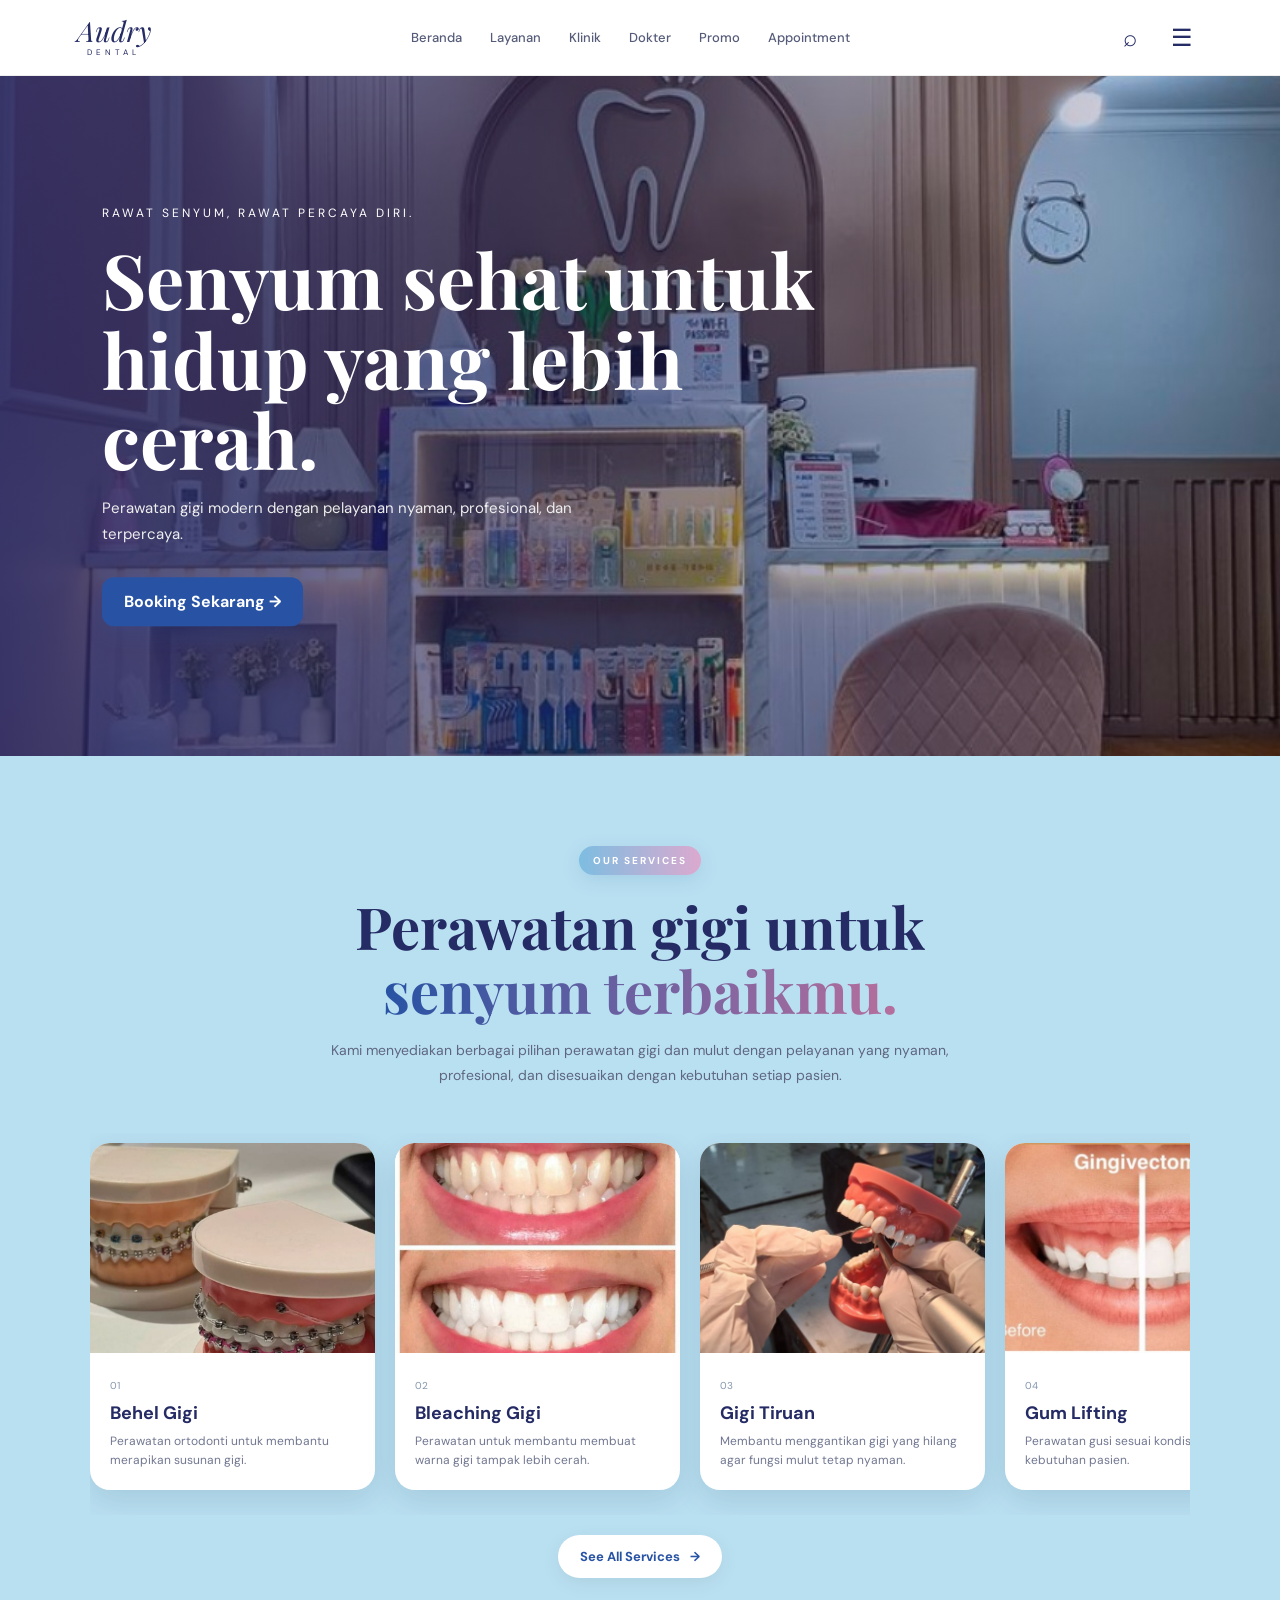
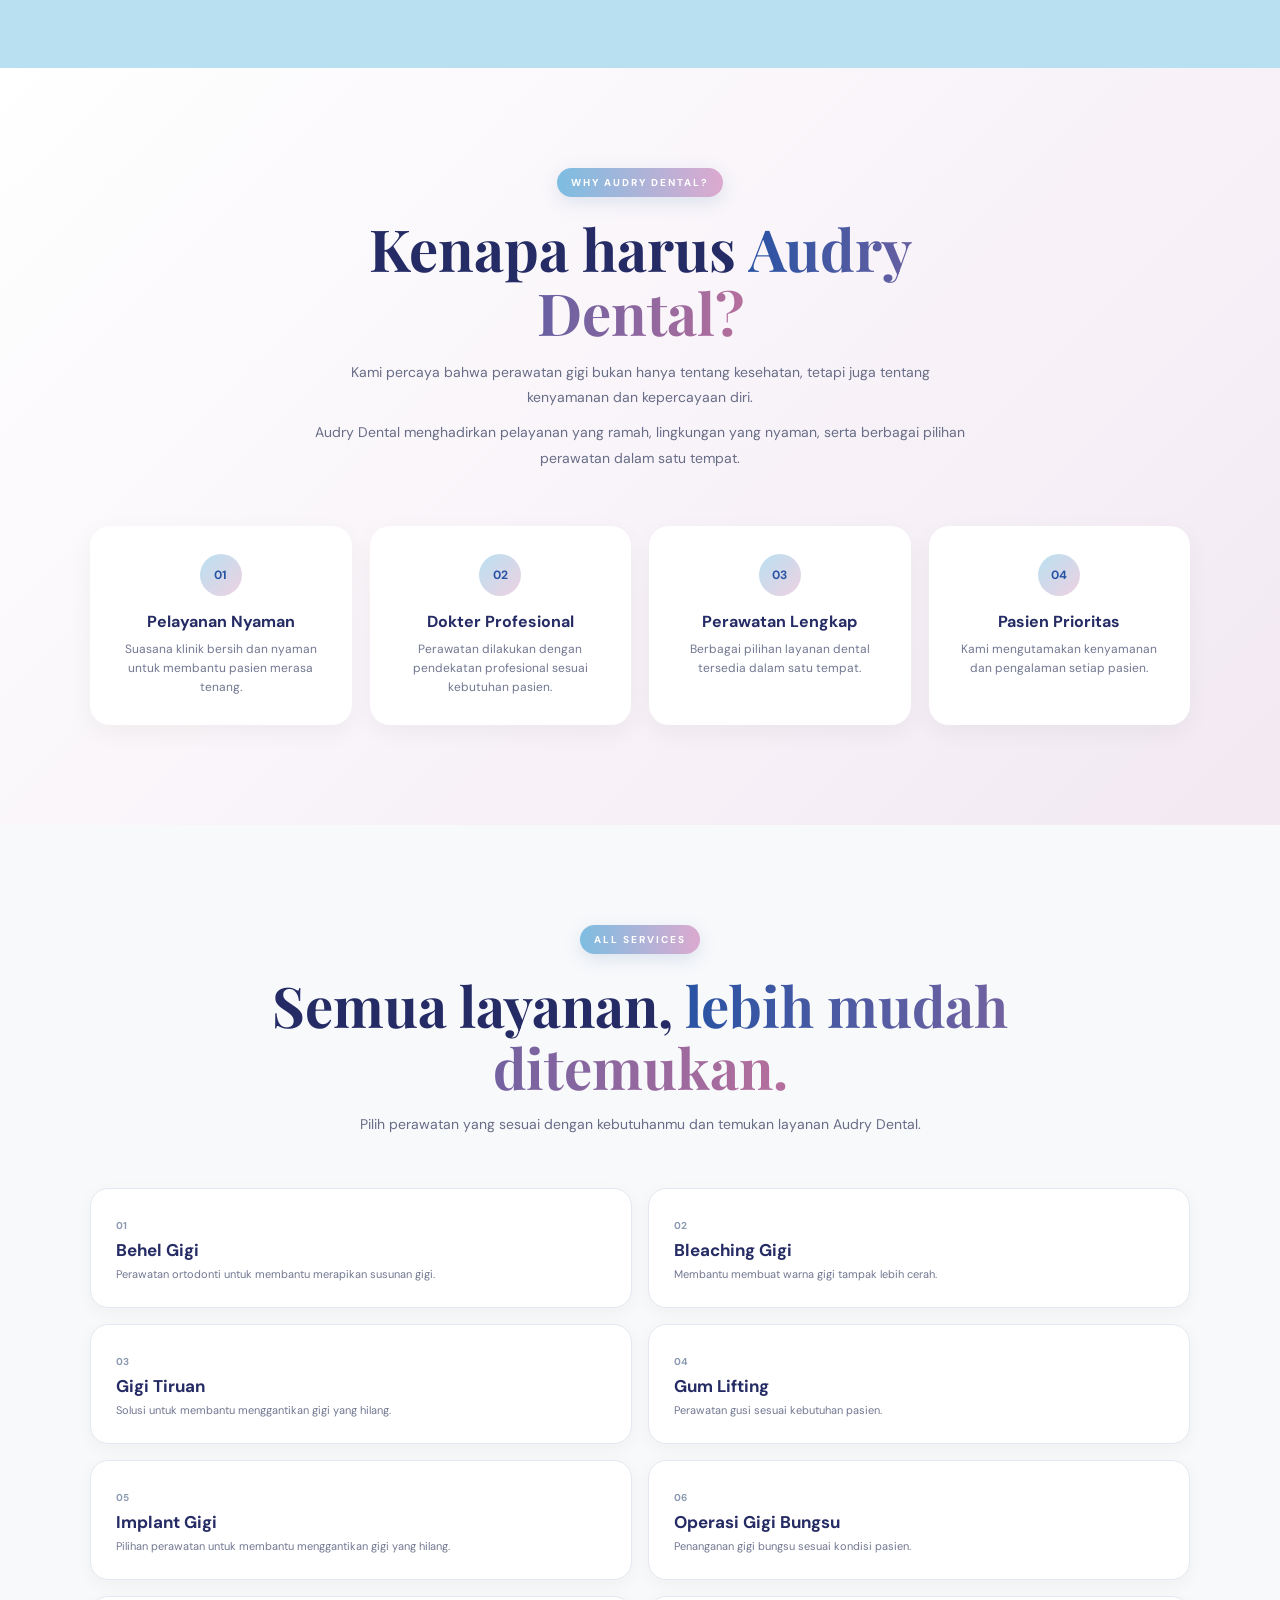
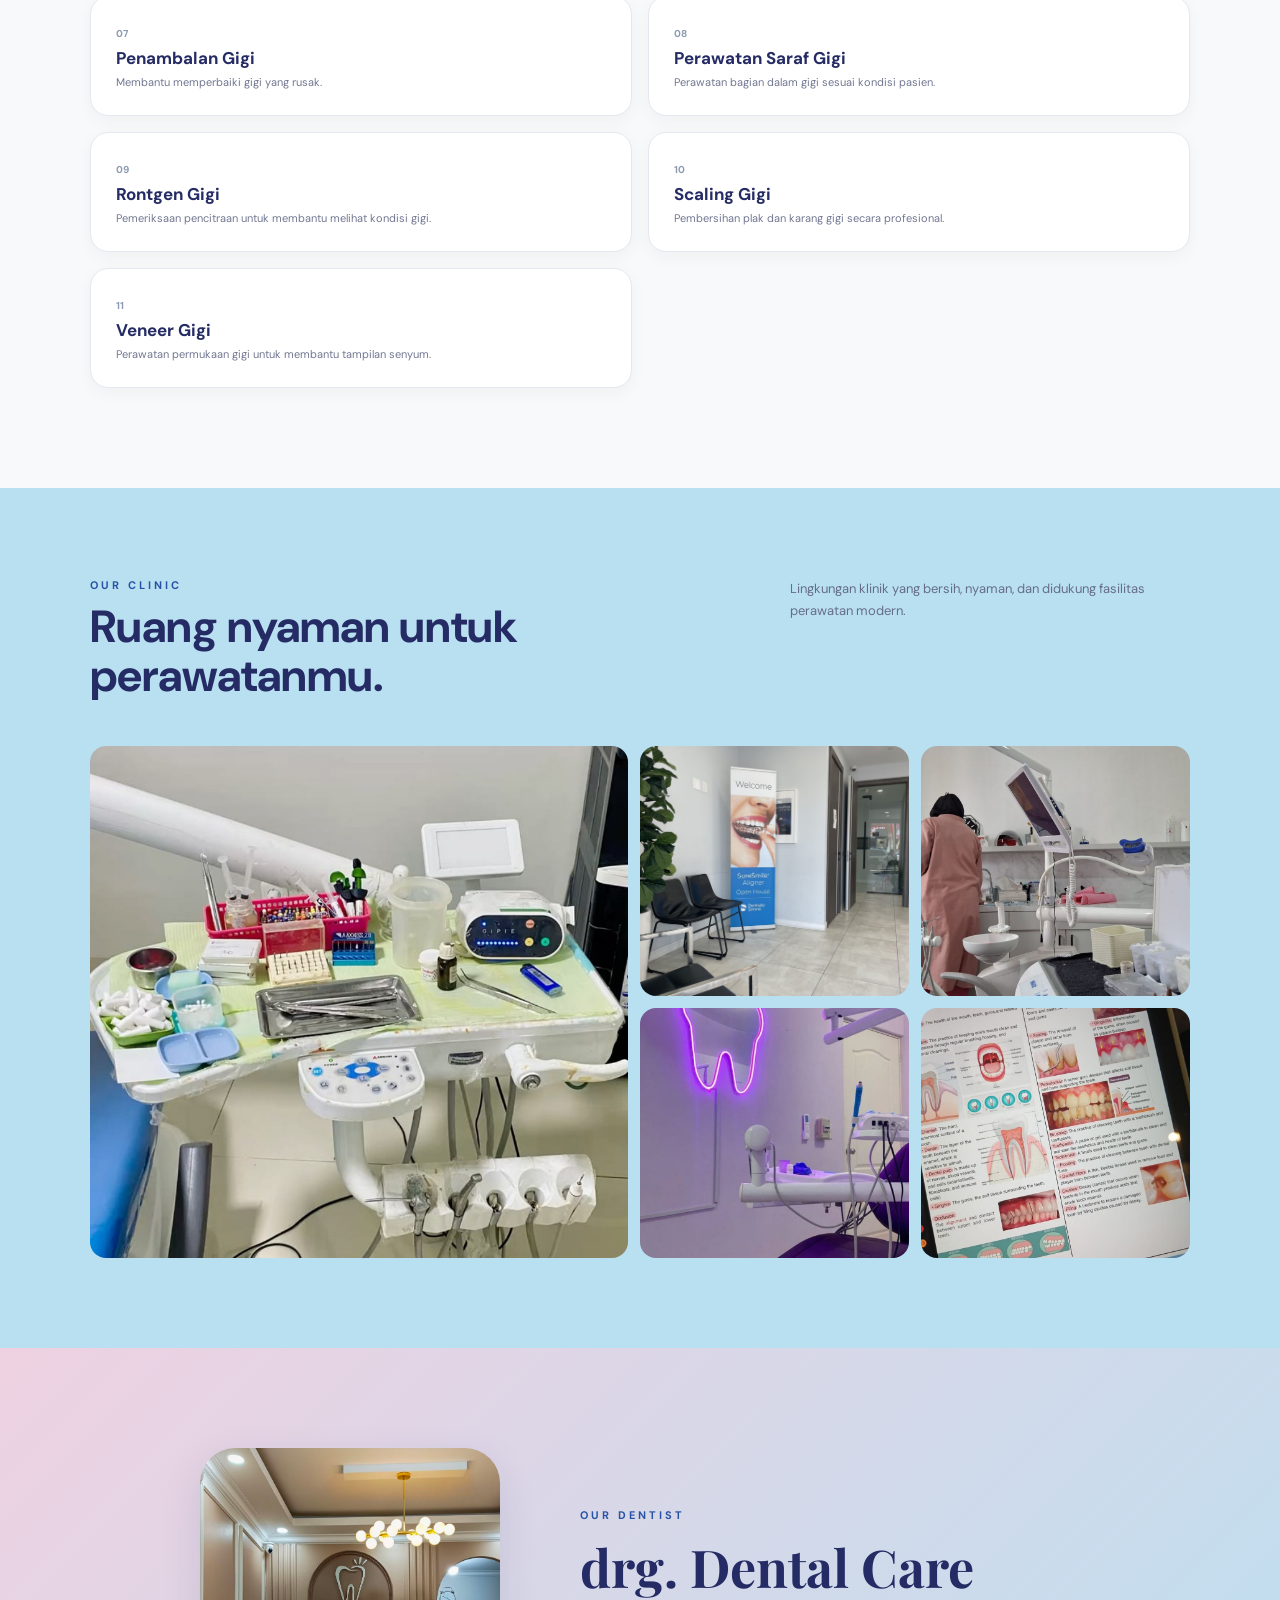
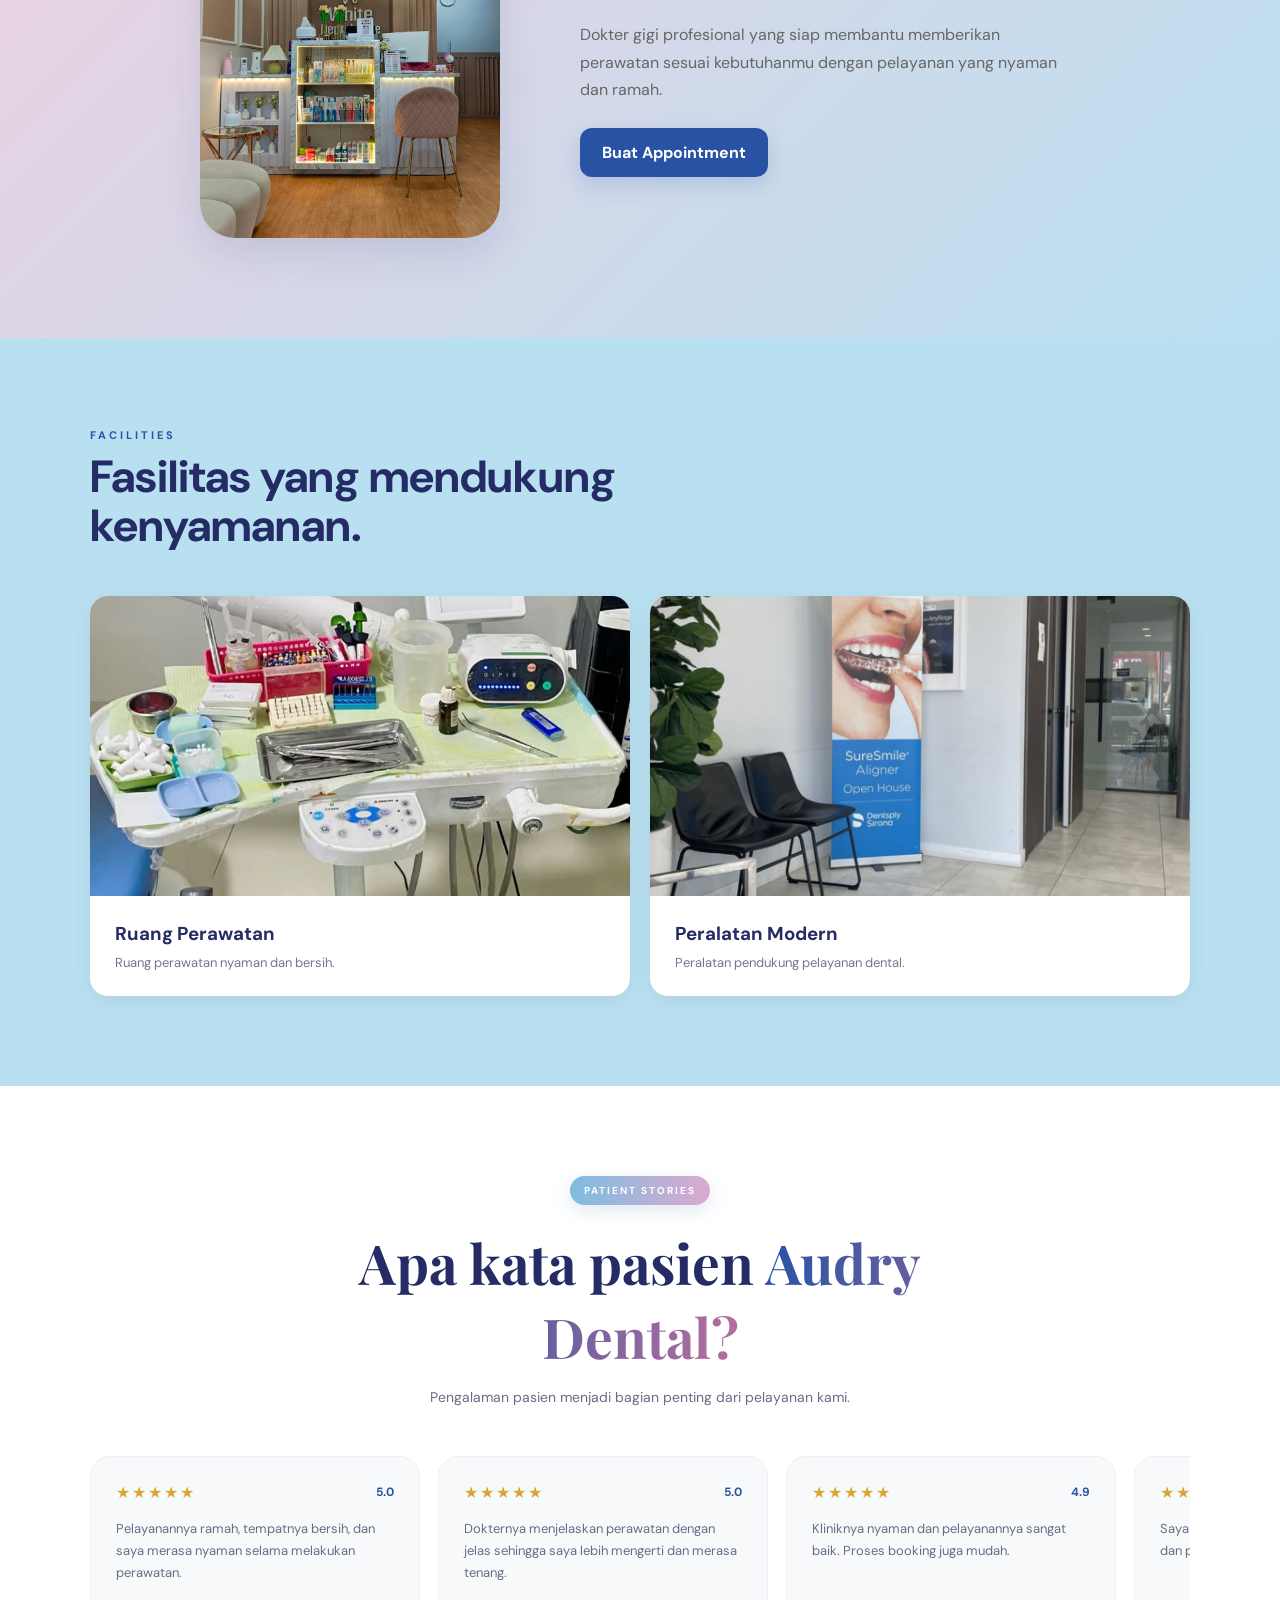
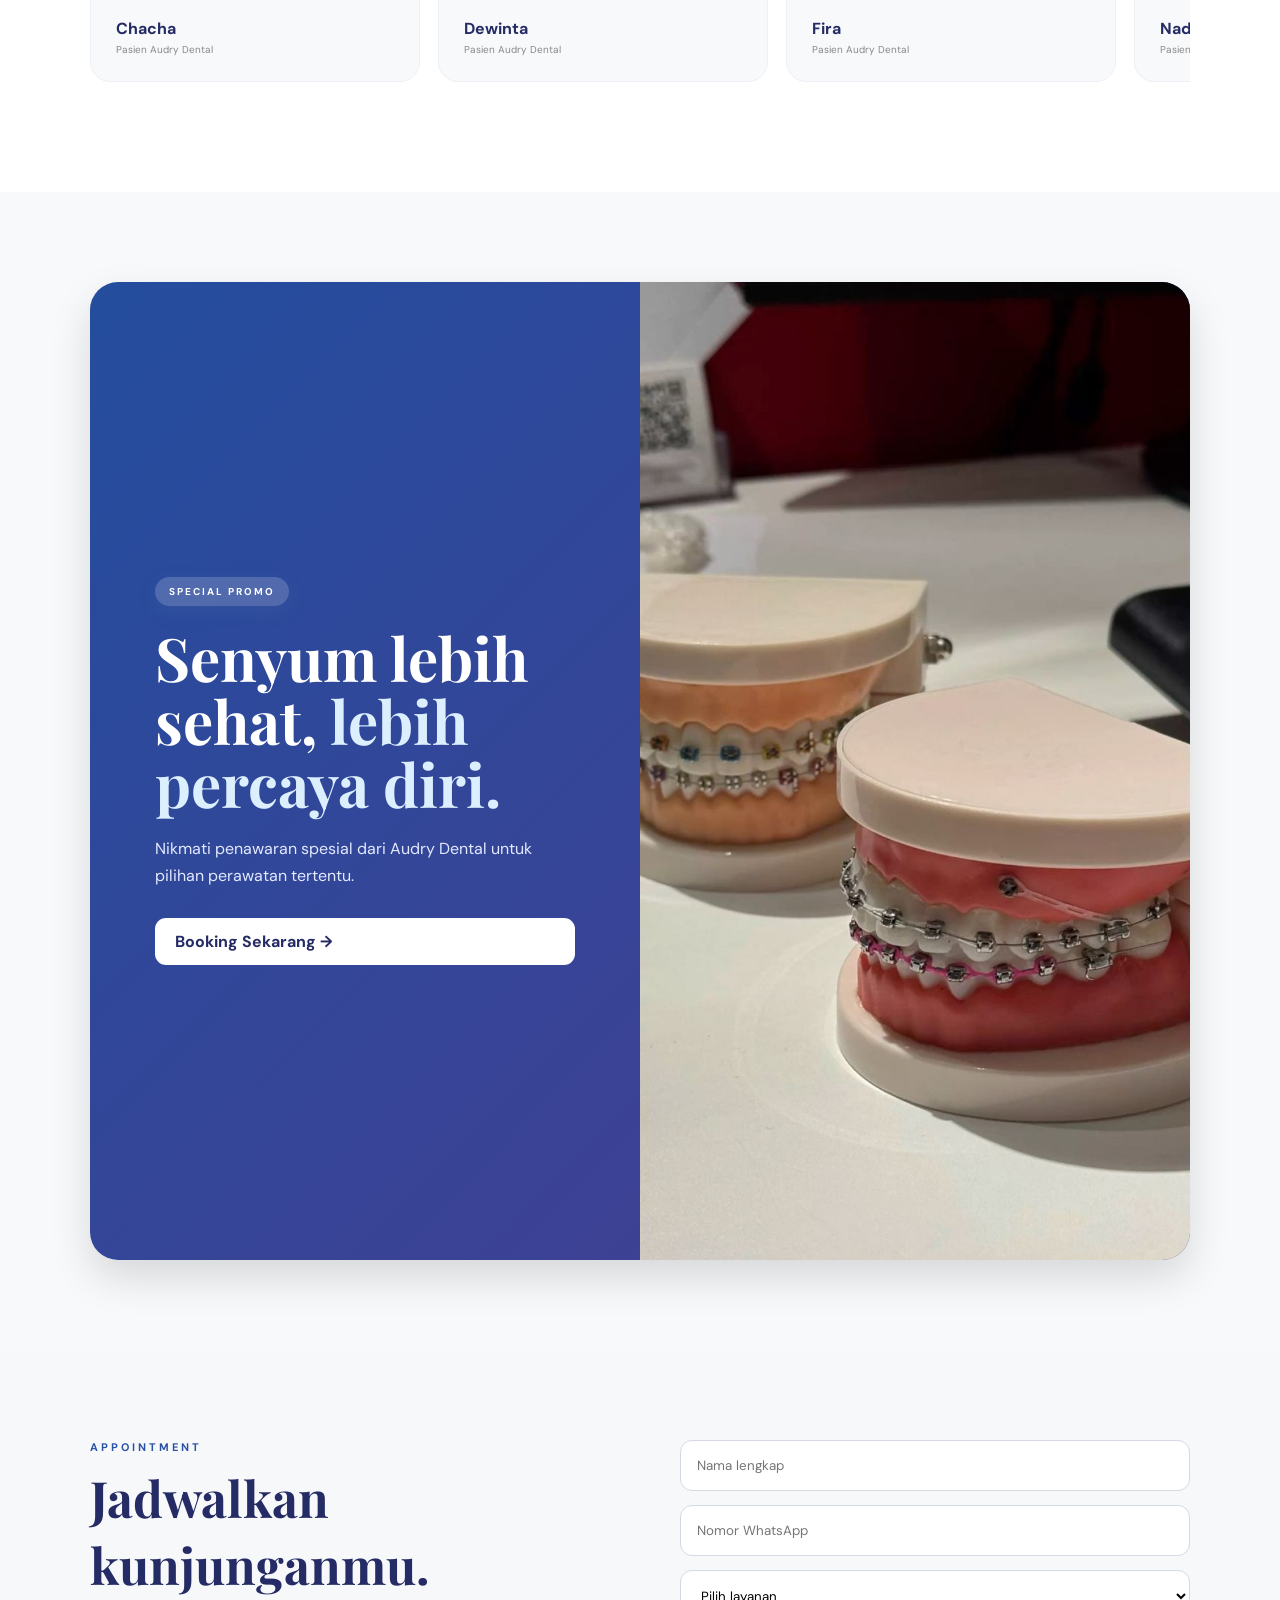
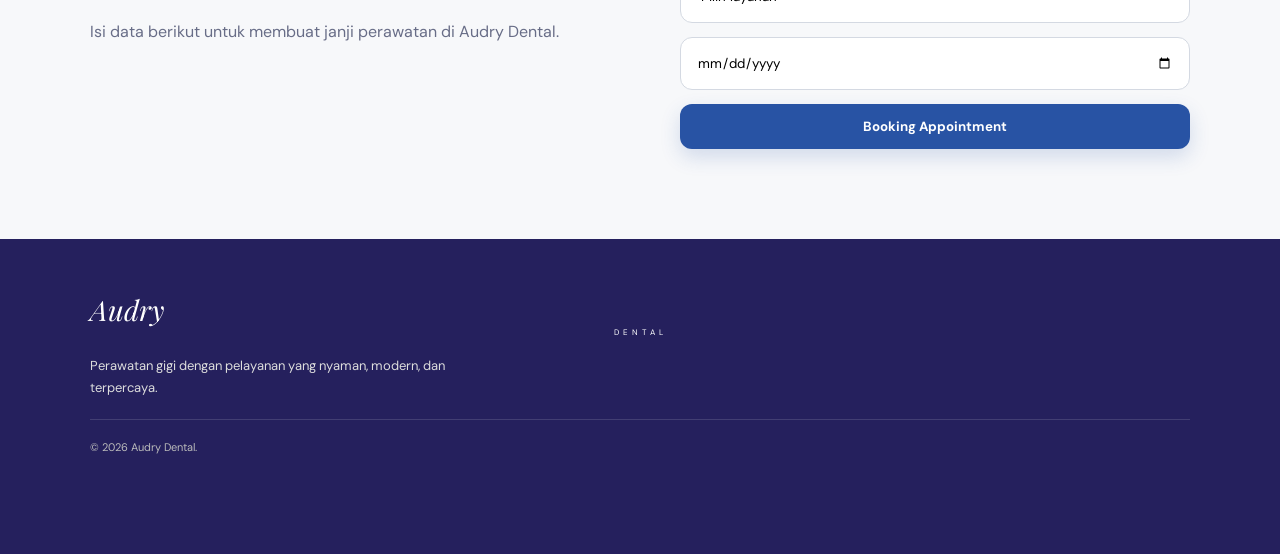
<file: index.html>
<!DOCTYPE html>
<html lang="id">

<head>

    <meta charset="UTF-8">

    <meta
        name="viewport"
        content="width=device-width, initial-scale=1.0"
    >

    <title>Audry Dental</title>


    <!-- GOOGLE FONTS -->

    <link
        href="https://fonts.googleapis.com/css2?family=DM+Sans:wght@400;500;700&family=Playfair+Display:ital,wght@1,500&display=swap"
        rel="stylesheet"
    >


    <!-- CSS -->

    <link
        rel="stylesheet"
        href="style.css"
    >

</head>


<body>


<!-- =====================================================
     HEADER
===================================================== -->

<header class="header">

    <div class="logo">
        Audry
        <span>DENTAL</span>
    </div>


    <nav class="desktop-nav">

        <a href="#home">Beranda</a>

        <a href="#services">Layanan</a>

        <a href="#clinic">Klinik</a>

        <a href="#doctor">Dokter</a>

        <a href="#promo">Promo</a>

        <a href="appointment.html">Appointment</a>

    </nav>


    <div class="header-actions">

        <!-- SEARCH -->

        <button
            type="button"
            onclick="openSearch()"
            aria-label="Cari"
        >
            ⌕
        </button>


        <!-- MENU -->

        <button
            type="button"
            class="menu-button"
            onclick="openMenu()"
            aria-label="Menu"
        >
            ☰
        </button>

    </div>

</header>



<!-- =====================================================
     MOBILE MENU
===================================================== -->

<div
    class="mobile-menu"
    id="mobileMenu"
>

    <div class="mobile-menu-header">

        <div class="logo">
            Audry
            <span>DENTAL</span>
        </div>


        <button
            type="button"
            onclick="closeMenu()"
            aria-label="Tutup menu"
        >
            ×
        </button>

    </div>


    <a
        href="#home"
        onclick="closeMenu()"
    >
        Beranda
    </a>


    <a
        href="#services"
        onclick="closeMenu()"
    >
        Layanan
    </a>


    <a
        href="#clinic"
        onclick="closeMenu()"
    >
        Klinik
    </a>


    <a
        href="#doctor"
        onclick="closeMenu()"
    >
        Dokter
    </a>


    <a
        href="#promo"
        onclick="closeMenu()"
    >
        Promo
    </a>


    <a
        href="appointment.html"
        onclick="closeMenu()"
    >
        Appointment
    </a>

</div>



<!-- =====================================================
     SEARCH
===================================================== -->

<div
    class="search-box"
    id="searchBox"
>

    <div class="search-content">

        <button
            type="button"
            class="close-button"
            onclick="closeSearch()"
            aria-label="Tutup pencarian"
        >
            ×
        </button>


        <h2>
            Cari Layanan
        </h2>


        <input
            type="text"
            id="searchInput"
            placeholder="Contoh: scaling..."
            oninput="findService()"
        >


        <div id="searchResult">
            Ketik nama layanan yang ingin dicari.
        </div>

    </div>

</div>



<main>


<!-- =====================================================
     HERO
===================================================== -->

<section
    class="hero"
    id="home"
>

    <img
        src="images/clinic-9.jpg"
        alt="Audry Dental"
    >


    <div class="hero-overlay"></div>


    <div class="hero-content">

        <p>
            RAWAT SENYUM, RAWAT PERCAYA DIRI.
        </p>


        <h1>
            Senyum sehat untuk hidup yang lebih cerah.
        </h1>


        <p class="hero-description">
            Perawatan gigi modern dengan pelayanan
            nyaman, profesional, dan terpercaya.
        </p>


        <a
            href="appointment.html"
            class="btn-primary"
        >
            Booking Sekarang →
        </a>

    </div>

</section>



<!-- =====================================================
     OUR SERVICES
===================================================== -->

<section
    class="section services-section"
    id="services"
>


    <div class="services-intro">

        <span class="gradient-label">
            OUR SERVICES
        </span>


        <h2>
            Perawatan gigi untuk
            <span>senyum terbaikmu.</span>
        </h2>


        <p>
            Kami menyediakan berbagai pilihan perawatan
            gigi dan mulut dengan pelayanan yang nyaman,
            profesional, dan disesuaikan dengan kebutuhan
            setiap pasien.
        </p>

    </div>



    <!-- SERVICE SLIDER -->

    <div class="service-slider">


        <article class="service-card">

            <img
                src="images/clinic-1.jpg"
                alt="Behel Gigi"
            >

            <div class="service-card-content">

                <small>01</small>

                <h3>
                    Behel Gigi
                </h3>

                <p>
                    Perawatan ortodonti untuk membantu
                    merapikan susunan gigi.
                </p>

            </div>

        </article>



        <article class="service-card">

            <img
                src="images/3.jpg"
                alt="Bleaching Gigi"
            >

            <div class="service-card-content">

                <small>02</small>

                <h3>
                    Bleaching Gigi
                </h3>

                <p>
                    Perawatan untuk membantu membuat
                    warna gigi tampak lebih cerah.
                </p>

            </div>

        </article>



        <article class="service-card">

            <img
                src="images/clinic-3.jpg"
                alt="Gigi Tiruan"
            >

            <div class="service-card-content">

                <small>03</small>

                <h3>
                    Gigi Tiruan
                </h3>

                <p>
                    Membantu menggantikan gigi yang hilang
                    agar fungsi mulut tetap nyaman.
                </p>

            </div>

        </article>



        <article class="service-card">

            <img
                src="images/2.jpg"
                alt="Gum Lifting"
            >

            <div class="service-card-content">

                <small>04</small>

                <h3>
                    Gum Lifting
                </h3>

                <p>
                    Perawatan gusi sesuai kondisi
                    dan kebutuhan pasien.
                </p>

            </div>

        </article>



        <article class="service-card">

            <img
                src="images/4.jpg"
                alt="Implant Gigi"
            >

            <div class="service-card-content">

                <small>05</small>

                <h3>
                    Implant Gigi
                </h3>

                <p>
                    Pilihan perawatan untuk membantu
                    menggantikan gigi yang hilang.
                </p>

            </div>

        </article>



        <article class="service-card">

            <img
                src="images/6.jpg"
                alt="Operasi Gigi Bungsu"
            >

            <div class="service-card-content">

                <small>06</small>

                <h3>
                    Operasi Gigi Bungsu
                </h3>

                <p>
                    Penanganan gigi bungsu sesuai
                    kondisi dan kebutuhan pasien.
                </p>

            </div>

        </article>



        <article class="service-card">

            <img
                src="images/7.jpg"
                alt="Penambalan Gigi"
            >

            <div class="service-card-content">

                <small>07</small>

                <h3>
                    Penambalan Gigi
                </h3>

                <p>
                    Membantu memperbaiki gigi yang
                    mengalami kerusakan.
                </p>

            </div>

        </article>



        <article class="service-card">

            <img
                src="images/6.jpg"
                alt="Perawatan Saraf Gigi"
            >

            <div class="service-card-content">

                <small>08</small>

                <h3>
                    Perawatan Saraf Gigi
                </h3>

                <p>
                    Perawatan bagian dalam gigi
                    sesuai kondisi pasien.
                </p>

            </div>

        </article>



        <article class="service-card">

            <img
                src="images/5.jpg"
                alt="Rontgen Gigi"
            >

            <div class="service-card-content">

                <small>09</small>

                <h3>
                    Rontgen Gigi
                </h3>

                <p>
                    Pemeriksaan pencitraan untuk membantu
                    melihat kondisi gigi.
                </p>

            </div>

        </article>



        <article class="service-card">

            <img
                src="images/7.jpg"
                alt="Scaling Gigi"
            >

            <div class="service-card-content">

                <small>10</small>

                <h3>
                    Scaling Gigi
                </h3>

                <p>
                    Membersihkan plak dan karang gigi
                    secara profesional.
                </p>

            </div>

        </article>



        <article class="service-card">

            <img
                src="images/3.jpg"
                alt="Veneer Gigi"
            >

            <div class="service-card-content">

                <small>11</small>

                <h3>
                    Veneer Gigi
                </h3>

                <p>
                    Perawatan permukaan gigi untuk membantu
                    tampilan senyum.
                </p>

            </div>

        </article>


    </div>



    <div class="see-all-services">

        <a href="#all-services">
            See All Services
            <span>→</span>
        </a>

    </div>


</section>



<!-- =====================================================
     WHY AUDRY DENTAL
===================================================== -->

<section class="why-section">

    <div class="why-content">

        <span class="gradient-label">
            WHY AUDRY DENTAL?
        </span>


        <h2>
            Kenapa harus
            <span>Audry Dental?</span>
        </h2>


        <p>
            Kami percaya bahwa perawatan gigi bukan hanya
            tentang kesehatan, tetapi juga tentang kenyamanan
            dan kepercayaan diri.
        </p>


        <p>
            Audry Dental menghadirkan pelayanan yang ramah,
            lingkungan yang nyaman, serta berbagai pilihan
            perawatan dalam satu tempat.
        </p>

    </div>



    <div class="why-grid">

        <div class="why-card">

            <strong>01</strong>

            <h3>
                Pelayanan Nyaman
            </h3>

            <p>
                Suasana klinik bersih dan nyaman
                untuk membantu pasien merasa tenang.
            </p>

        </div>



        <div class="why-card">

            <strong>02</strong>

            <h3>
                Dokter Profesional
            </h3>

            <p>
                Perawatan dilakukan dengan pendekatan
                profesional sesuai kebutuhan pasien.
            </p>

        </div>



        <div class="why-card">

            <strong>03</strong>

            <h3>
                Perawatan Lengkap
            </h3>

            <p>
                Berbagai pilihan layanan dental
                tersedia dalam satu tempat.
            </p>

        </div>



        <div class="why-card">

            <strong>04</strong>

            <h3>
                Pasien Prioritas
            </h3>

            <p>
                Kami mengutamakan kenyamanan dan
                pengalaman setiap pasien.
            </p>

        </div>

    </div>

</section>



<!-- =====================================================
     ALL SERVICES
===================================================== -->

<section
    class="all-services-section"
    id="all-services"
>


    <div class="all-services-heading">

        <span class="gradient-label">
            ALL SERVICES
        </span>


        <h2>
            Semua layanan,
            <span>lebih mudah ditemukan.</span>
        </h2>


        <p>
            Pilih perawatan yang sesuai dengan kebutuhanmu
            dan temukan layanan Audry Dental.
        </p>

    </div>



    <div class="all-services-list">


        <a href="appointment.html" class="long-service-card">

            <div>

                <span>01</span>

                <h3>
                    Behel Gigi
                </h3>

                <p>
                    Perawatan ortodonti untuk membantu
                    merapikan susunan gigi.
                </p>

            </div>

        </a>



        <a href="appointment.html" class="long-service-card">

            <div>

                <span>02</span>

                <h3>
                    Bleaching Gigi
                </h3>

                <p>
                    Membantu membuat warna gigi
                    tampak lebih cerah.
                </p>

            </div>

        </a>



        <a href="appointment.html" class="long-service-card">

            <div>

                <span>03</span>

                <h3>
                    Gigi Tiruan
                </h3>

                <p>
                    Solusi untuk membantu menggantikan
                    gigi yang hilang.
                </p>

            </div>

        </a>



        <a href="appointment.html" class="long-service-card">

            <div>

                <span>04</span>

                <h3>
                    Gum Lifting
                </h3>

                <p>
                    Perawatan gusi sesuai kebutuhan pasien.
                </p>

            </div>

        </a>



        <a href="appointment.html" class="long-service-card">

            <div>

                <span>05</span>

                <h3>
                    Implant Gigi
                </h3>

                <p>
                    Pilihan perawatan untuk membantu
                    menggantikan gigi yang hilang.
                </p>

            </div>

        </a>



        <a href="appointment.html" class="long-service-card">

            <div>

                <span>06</span>

                <h3>
                    Operasi Gigi Bungsu
                </h3>

                <p>
                    Penanganan gigi bungsu sesuai
                    kondisi pasien.
                </p>

            </div>

        </a>



        <a href="appointment.html" class="long-service-card">

            <div>

                <span>07</span>

                <h3>
                    Penambalan Gigi
                </h3>

                <p>
                    Membantu memperbaiki gigi yang rusak.
                </p>

            </div>

        </a>



        <a href="appointment.html" class="long-service-card">

            <div>

                <span>08</span>

                <h3>
                    Perawatan Saraf Gigi
                </h3>

                <p>
                    Perawatan bagian dalam gigi sesuai
                    kondisi pasien.
                </p>

            </div>

        </a>



        <a href="appointment.html" class="long-service-card">

            <div>

                <span>09</span>

                <h3>
                    Rontgen Gigi
                </h3>

                <p>
                    Pemeriksaan pencitraan untuk membantu
                    melihat kondisi gigi.
                </p>

            </div>

        </a>



        <a href="appointment.html" class="long-service-card">

            <div>

                <span>10</span>

                <h3>
                    Scaling Gigi
                </h3>

                <p>
                    Pembersihan plak dan karang gigi
                    secara profesional.
                </p>

            </div>

        </a>



        <a href="appointment.html" class="long-service-card">

            <div>

                <span>11</span>

                <h3>
                    Veneer Gigi
                </h3>

                <p>
                    Perawatan permukaan gigi untuk membantu
                    tampilan senyum.
                </p>

            </div>

        </a>


    </div>

</section>



<!-- =====================================================
     CLINIC
===================================================== -->

<section
    class="section blue-section"
    id="clinic"
>


    <div class="section-heading">

        <div>

            <p class="eyebrow">
                OUR CLINIC
            </p>

            <h2>
                Ruang nyaman untuk perawatanmu.
            </h2>

        </div>


        <p>
            Lingkungan klinik yang bersih, nyaman,
            dan didukung fasilitas perawatan modern.
        </p>

    </div>



    <div class="gallery">

        <img
            src="images/clinic-5.jpg"
            alt="Ruang klinik"
        >

        <img
            src="images/clinic-6.jpg"
            alt="Fasilitas klinik"
        >

        <img
            src="images/clinic-7.jpg"
            alt="Ruang Audry Dental"
        >

        <img
            src="images/clinic-8.jpg"
            alt="Interior klinik"
        >

        <img
            src="images/clinic-4.jpg"
            alt="Interior klinik"
        >

    </div>


</section>



<!-- =====================================================
     DOCTOR
===================================================== -->

<section
    class="doctor-section"
    id="doctor"
>


    <div class="doctor-image">

        <img
            src="images/clinic-9.jpg"
            alt="Dokter Audry Dental"
        >

    </div>


    <div class="doctor-content">

        <p class="eyebrow">
            OUR DENTIST
        </p>


        <h2>
            drg. Dental Care
        </h2>


        <p>
            Dokter gigi profesional yang siap membantu
            memberikan perawatan sesuai kebutuhanmu
            dengan pelayanan yang nyaman dan ramah.
        </p>


        <a
            href="appointment.html"
            class="btn-primary"
        >
            Buat Appointment
        </a>

    </div>

</section>



<!-- =====================================================
     FACILITIES
===================================================== -->

<section class="section blue-section">


    <div class="section-heading">

        <div>

            <p class="eyebrow">
                FACILITIES
            </p>

            <h2>
                Fasilitas yang mendukung kenyamanan.
            </h2>

        </div>

    </div>



    <div class="facility-grid">


        <article class="facility-card">

            <img
                src="images/clinic-5.jpg"
                alt="Ruang Perawatan"
            >

            <div>

                <h3>
                    Ruang Perawatan
                </h3>

                <p>
                    Ruang perawatan nyaman dan bersih.
                </p>

            </div>

        </article>



        <article class="facility-card">

            <img
                src="images/clinic-6.jpg"
                alt="Peralatan Modern"
            >

            <div>

                <h3>
                    Peralatan Modern
                </h3>

                <p>
                    Peralatan pendukung pelayanan dental.
                </p>

            </div>

        </article>


    </div>

</section>



<!-- =====================================================
     REVIEWS
===================================================== -->

<section class="section reviews-section">


    <div class="reviews-heading">

        <span class="gradient-label">
            PATIENT STORIES
        </span>


        <h2>
            Apa kata pasien
            <span>Audry Dental?</span>
        </h2>


        <p>
            Pengalaman pasien menjadi bagian penting
            dari pelayanan kami.
        </p>

    </div>



    <div class="review-slider">


        <article class="review-card">

            <div class="review-top">

                <div class="stars">
                    ★★★★★
                </div>

                <span>5.0</span>

            </div>

            <p>
                Pelayanannya ramah, tempatnya bersih,
                dan saya merasa nyaman selama melakukan
                perawatan.
            </p>

            <strong>
                Chacha
            </strong>

            <small>
                Pasien Audry Dental
            </small>

        </article>



        <article class="review-card">

            <div class="review-top">

                <div class="stars">
                    ★★★★★
                </div>

                <span>5.0</span>

            </div>

            <p>
                Dokternya menjelaskan perawatan dengan
                jelas sehingga saya lebih mengerti dan
                merasa tenang.
            </p>

            <strong>
                Dewinta
            </strong>

            <small>
                Pasien Audry Dental
            </small>

        </article>



        <article class="review-card">

            <div class="review-top">

                <div class="stars">
                    ★★★★★
                </div>

                <span>4.9</span>

            </div>

            <p>
                Kliniknya nyaman dan pelayanannya
                sangat baik. Proses booking juga mudah.
            </p>

            <strong>
                Fira
            </strong>

            <small>
                Pasien Audry Dental
            </small>

        </article>



        <article class="review-card">

            <div class="review-top">

                <div class="stars">
                    ★★★★★
                </div>

                <span>5.0</span>

            </div>

            <p>
                Saya suka suasana kliniknya. Bersih,
                modern, dan pelayanannya terasa ramah.
            </p>

            <strong>
                Nadia
            </strong>

            <small>
                Pasien Audry Dental
            </small>

        </article>



        <article class="review-card">

            <div class="review-top">

                <div class="stars">
                    ★★★★★
                </div>

                <span>4.9</span>

            </div>

            <p>
                Informasi perawatannya mudah dipahami
                dan dokter memberikan penjelasan dengan baik.
            </p>

            <strong>
                Rani
            </strong>

            <small>
                Pasien Audry Dental
            </small>

        </article>



        <article class="review-card">

            <div class="review-top">

                <div class="stars">
                    ★★★★★
                </div>

                <span>5.0</span>

            </div>

            <p>
                Pengalaman perawatan di sini sangat
                menyenangkan. Saya akan kembali lagi.
            </p>

            <strong>
                Alya
            </strong>

            <small>
                Pasien Audry Dental
            </small>

        </article>



        <article class="review-card">

            <div class="review-top">

                <div class="stars">
                    ★★★★★
                </div>

                <span>4.9</span>

            </div>

            <p>
                Tempatnya nyaman dan stafnya sangat
                membantu dari awal sampai selesai.
            </p>

            <strong>
                Putri
            </strong>

            <small>
                Pasien Audry Dental
            </small>

        </article>



        <article class="review-card">

            <div class="review-top">

                <div class="stars">
                    ★★★★★
                </div>

                <span>5.0</span>

            </div>

            <p>
                Saya merasa lebih percaya diri setelah
                mendapatkan perawatan di Audry Dental.
            </p>

            <strong>
                Sarah
            </strong>

            <small>
                Pasien Audry Dental
            </small>

        </article>



        <article class="review-card">

            <div class="review-top">

                <div class="stars">
                    ★★★★★
                </div>

                <span>5.0</span>

            </div>

            <p>
                Pelayanan cepat, ramah, dan informasinya
                jelas. Sangat membantu.
            </p>

            <strong>
                Intan
            </strong>

            <small>
                Pasien Audry Dental
            </small>

        </article>



        <article class="review-card">

            <div class="review-top">

                <div class="stars">
                    ★★★★★
                </div>

                <span>4.9</span>

            </div>

            <p>
                Saya puas dengan pelayanan dan
                kenyamanan kliniknya.
            </p>

            <strong>
                Maya
            </strong>

            <small>
                Pasien Audry Dental
            </small>

        </article>


    </div>

</section>



<!-- =====================================================
     PROMO
===================================================== -->

<section
    class="promo-section"
    id="promo"
>


    <div class="promo-box">


        <div class="promo-text">

            <span class="gradient-label">
                SPECIAL PROMO
            </span>


            <h2>
                Senyum lebih sehat,
                <span>lebih percaya diri.</span>
            </h2>


            <p>
                Nikmati penawaran spesial dari Audry Dental
                untuk pilihan perawatan tertentu.
            </p>


            <a
                href="appointment.html"
                class="btn-light"
            >
                Booking Sekarang →
            </a>

        </div>



        <div class="promo-image">

            <img
                src="images/clinic-1.jpg"
                alt="Promo Audry Dental"
            >

        </div>


    </div>

</section>



<!-- =====================================================
     BOOKING
===================================================== -->

<section
    class="section booking-section"
    id="booking"
>


    <div class="booking-info">

        <p class="eyebrow">
            APPOINTMENT
        </p>


        <h2>
            Jadwalkan kunjunganmu.
        </h2>


        <p>
            Isi data berikut untuk membuat janji
            perawatan di Audry Dental.
        </p>

    </div>



    <form
        class="booking-form"
        onsubmit="book(event)"
    >


        <input
            id="nama"
            type="text"
            placeholder="Nama lengkap"
            required
        >


        <input
            id="hp"
            type="tel"
            placeholder="Nomor WhatsApp"
            required
        >


        <select
            id="layanan"
            required
        >

            <option value="">
                Pilih layanan
            </option>

            <option value="Behel Gigi">
                Behel Gigi
            </option>

            <option value="Bleaching Gigi">
                Bleaching Gigi
            </option>

            <option value="Gigi Tiruan">
                Gigi Tiruan
            </option>

            <option value="Gum Lifting">
                Gum Lifting
            </option>

            <option value="Implant Gigi">
                Implant Gigi
            </option>

            <option value="Operasi Gigi Bungsu">
                Operasi Gigi Bungsu
            </option>

            <option value="Penambalan Gigi">
                Penambalan Gigi
            </option>

            <option value="Perawatan Saraf Gigi">
                Perawatan Saraf Gigi
            </option>

            <option value="Rontgen Gigi">
                Rontgen Gigi
            </option>

            <option value="Scaling Gigi">
                Scaling Gigi
            </option>

            <option value="Veneer Gigi">
                Veneer Gigi
            </option>

        </select>


        <input
            id="tanggal"
            type="date"
            required
        >


        <button
            type="submit"
            class="btn-primary full"
        >
            Booking Appointment
        </button>


    </form>

</section>


</main>



<!-- =====================================================
     FOOTER
===================================================== -->

<footer class="footer">


    <div class="logo">

        Audry

        <span>
            DENTAL
        </span>

    </div>


    <p>
        Perawatan gigi dengan pelayanan yang nyaman,
        modern, dan terpercaya.
    </p>


    <div class="footer-bottom">
        © 2026 Audry Dental.
    </div>


</footer>



<!-- =====================================================
     TOAST
===================================================== -->

<div
    class="toast"
    id="toast"
></div>



<!-- =====================================================
     MOBILE BOTTOM NAV
===================================================== -->

<nav class="bottom-nav">


    <a href="#home">

        <b>⌂</b>

        Home

    </a>


    <a href="#services">

        <b>♢</b>

        Layanan

    </a>


    <a
        href="appointment.html"
        class="active"
    >

        <b>▦</b>

        Booking

    </a>


    <a href="#promo">

        <b>◇</b>

        Promo

    </a>


</nav>



<!-- =====================================================
     JAVASCRIPT
===================================================== -->

<!-- PENTING:
     script.js berada di folder utama,
     bukan di folder js -->

<script src="script.js"></script>


</body>
</html>
</file>
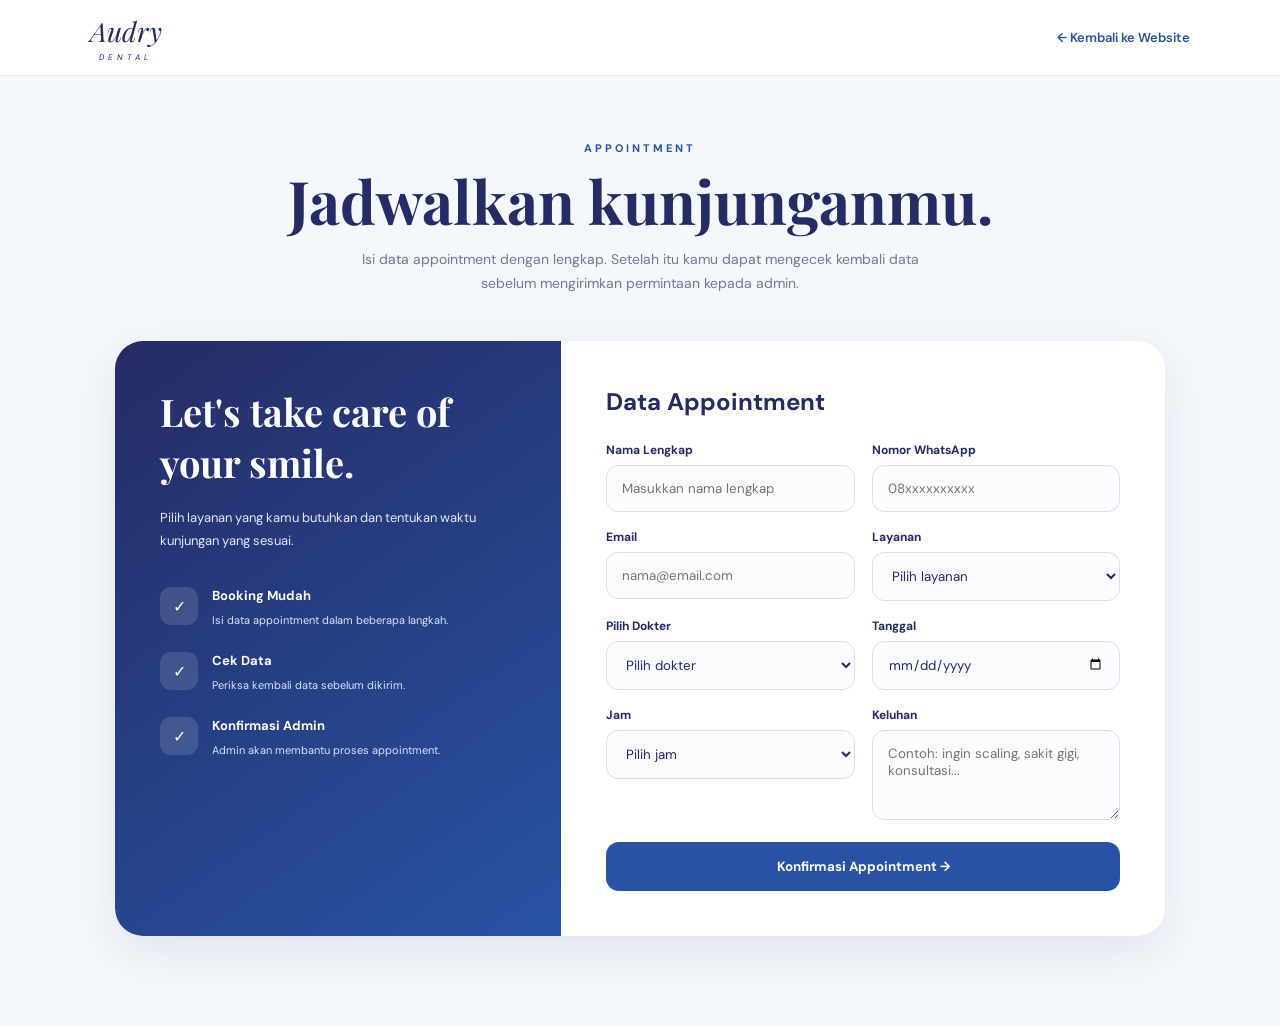
<file: appointment.html>
<!DOCTYPE html>
<html lang="id">
<head>
    <meta charset="UTF-8">
    <meta name="viewport" content="width=device-width, initial-scale=1.0">

    <title>Appointment | Audry Dental</title>

    <link href="https://fonts.googleapis.com/css2?family=DM+Sans:wght@400;500;600;700&family=Playfair+Display:wght@500;600&display=swap" rel="stylesheet">

    <style>
        * {
            box-sizing: border-box;
            margin: 0;
            padding: 0;
        }

        html {
            scroll-behavior: smooth;
        }

        body {
            font-family: 'DM Sans', sans-serif;
            background: #f4f7fb;
            color: #252b64;
        }

        /* HEADER */
        .header {
            height: 76px;
            padding: 0 7%;
            display: flex;
            align-items: center;
            justify-content: space-between;
            background: white;
            border-bottom: 1px solid #e8ebf1;
            position: sticky;
            top: 0;
            z-index: 20;
        }

        .logo {
            color: #252b64;
            font: italic 27px 'Playfair Display';
        }

        .logo span {
            display: block;
            text-align: center;
            margin-top: 3px;
            font-size: 8px;
            letter-spacing: 4px;
            font-family: 'DM Sans';
        }

        .back-btn {
            text-decoration: none;
            color: #2853a4;
            font-weight: 600;
            font-size: 13px;
        }

        /* MAIN */
        .appointment-page {
            min-height: calc(100vh - 76px);
            padding: 65px 20px 90px;
        }

        .container {
            max-width: 1050px;
            margin: auto;
        }

        .heading {
            text-align: center;
            margin-bottom: 45px;
        }

        .eyebrow {
            color: #2853a4;
            font-size: 11px;
            font-weight: 700;
            letter-spacing: 3px;
            margin-bottom: 12px;
        }

        .heading h1 {
            font-family: 'Playfair Display';
            font-size: clamp(38px, 6vw, 60px);
            line-height: 1.1;
            margin-bottom: 15px;
        }

        .heading p {
            max-width: 600px;
            margin: auto;
            color: #737991;
            line-height: 1.7;
            font-size: 14px;
        }

        /* FORM CARD */
        .appointment-card {
            display: grid;
            grid-template-columns: .85fr 1.15fr;
            background: white;
            border-radius: 28px;
            overflow: hidden;
            box-shadow: 0 15px 45px rgba(37,43,100,.09);
        }

        .appointment-info {
            padding: 45px;
            background: linear-gradient(145deg, #252b64, #2853a4);
            color: white;
        }

        .appointment-info h2 {
            font-family: 'Playfair Display';
            font-size: 38px;
            margin-bottom: 18px;
        }

        .appointment-info > p {
            color: #e3e9ff;
            font-size: 13px;
            line-height: 1.8;
            margin-bottom: 35px;
        }

        .info-item {
            display: flex;
            gap: 14px;
            margin-bottom: 23px;
        }

        .info-icon {
            width: 38px;
            height: 38px;
            border-radius: 11px;
            background: rgba(255,255,255,.13);
            display: flex;
            align-items: center;
            justify-content: center;
            flex-shrink: 0;
        }

        .info-item strong {
            display: block;
            font-size: 13px;
            margin-bottom: 4px;
        }

        .info-item span {
            color: #dbe4ff;
            font-size: 11px;
        }

        /* FORM */
        .form-area {
            padding: 45px;
        }

        .form-area h2 {
            font-size: 24px;
            margin-bottom: 25px;
        }

        .form-grid {
            display: grid;
            grid-template-columns: 1fr 1fr;
            gap: 17px;
        }

        .field {
            display: flex;
            flex-direction: column;
            gap: 7px;
        }

        .field.full {
            grid-column: 1 / -1;
        }

        .field label {
            font-size: 12px;
            font-weight: 700;
        }

        .field input,
        .field select,
        .field textarea {
            width: 100%;
            padding: 14px 15px;
            border: 1px solid #d8deea;
            border-radius: 12px;
            background: #fbfcfe;
            outline: none;
            font-family: inherit;
            color: #252b64;
            transition: .2s;
        }

        .field textarea {
            min-height: 90px;
            resize: vertical;
        }

        .field input:focus,
        .field select:focus,
        .field textarea:focus {
            border-color: #2853a4;
            background: white;
            box-shadow: 0 0 0 3px rgba(40,83,164,.08);
        }

        .submit-btn {
            grid-column: 1 / -1;
            border: 0;
            border-radius: 13px;
            padding: 16px;
            background: #2853a4;
            color: white;
            font-family: inherit;
            font-weight: 700;
            cursor: pointer;
            margin-top: 5px;
            transition: .2s;
        }

        .submit-btn:hover {
            background: #1f4389;
            transform: translateY(-2px);
        }

        /* MODAL */
        .modal {
            display: none;
            position: fixed;
            inset: 0;
            background: rgba(20,25,60,.58);
            z-index: 100;
            padding: 20px;
            overflow-y: auto;
        }

        .modal-box {
            width: min(560px, 100%);
            margin: 50px auto;
            background: white;
            border-radius: 24px;
            padding: 30px;
            box-shadow: 0 20px 60px rgba(0,0,0,.2);
        }

        .modal-box h2 {
            font-family: 'Playfair Display';
            font-size: 30px;
            margin-bottom: 8px;
        }

        .modal-subtitle {
            color: #777e96;
            font-size: 12px;
            margin-bottom: 25px;
        }

        .data-list {
            background: #f6f8fc;
            border-radius: 15px;
            padding: 18px;
            margin-bottom: 22px;
        }

        .data-row {
            display: flex;
            justify-content: space-between;
            gap: 15px;
            padding: 10px 0;
            border-bottom: 1px solid #e4e8f0;
            font-size: 12px;
        }

        .data-row:last-child {
            border-bottom: 0;
        }

        .data-row span {
            color: #777e96;
        }

        .data-row strong {
            text-align: right;
        }

        .modal-buttons {
            display: grid;
            grid-template-columns: 1fr 1fr;
            gap: 10px;
        }

        .modal-buttons button {
            padding: 14px;
            border-radius: 12px;
            border: 0;
            cursor: pointer;
            font-family: inherit;
            font-weight: 700;
        }

        .edit-btn {
            background: #edf1f8;
            color: #252b64;
        }

        .save-btn {
            background: #2853a4;
            color: white;
        }

        /* PAYMENT */
        .payment-box {
            display: none;
        }

        .payment-options {
            display: grid;
            gap: 12px;
            margin: 20px 0;
        }

        .payment-option {
            border: 1px solid #dce2ed;
            border-radius: 14px;
            padding: 15px;
            cursor: pointer;
            transition: .2s;
        }

        .payment-option:hover {
            border-color: #2853a4;
            background: #f6f9ff;
        }

        .payment-option strong {
            display: block;
            margin-bottom: 4px;
        }

        .payment-option span {
            font-size: 11px;
            color: #777e96;
        }

        .whatsapp-btn {
            width: 100%;
            border: 0;
            border-radius: 13px;
            padding: 15px;
            background: #2853a4;
            color: white;
            font-weight: 700;
            cursor: pointer;
            font-family: inherit;
        }

        .cancel-btn {
            width: 100%;
            border: 0;
            background: #eef1f6;
            color: #252b64;
            padding: 13px;
            border-radius: 12px;
            margin-top: 10px;
            cursor: pointer;
            font-family: inherit;
            font-weight: 600;
        }

        /* SUCCESS */
        .success-box {
            display: none;
            text-align: center;
        }

        .success-icon {
            width: 65px;
            height: 65px;
            border-radius: 50%;
            margin: 0 auto 18px;
            background: #eaf1ff;
            color: #2853a4;
            display: flex;
            align-items: center;
            justify-content: center;
            font-size: 28px;
        }

        .success-box h2 {
            margin-bottom: 12px;
        }

        .success-box p {
            color: #70778f;
            font-size: 13px;
            line-height: 1.7;
            margin-bottom: 20px;
        }

        /* RESPONSIVE */
        @media(max-width: 800px) {
            .appointment-card {
                grid-template-columns: 1fr;
            }

            .appointment-info {
                padding: 30px;
            }

            .form-area {
                padding: 30px;
            }
        }

        @media(max-width: 550px) {
            .header {
                padding: 0 20px;
                height: 66px;
            }

            .appointment-page {
                padding: 45px 15px 70px;
            }

            .form-grid {
                grid-template-columns: 1fr;
            }

            .field.full {
                grid-column: auto;
            }

            .submit-btn {
                grid-column: auto;
            }

            .modal-buttons {
                grid-template-columns: 1fr;
            }

            .modal-box {
                margin: 20px auto;
                padding: 23px;
            }
        }
    </style>
</head>

<body>

<header class="header">
    <div class="logo">
        Audry
        <span>DENTAL</span>
    </div>

    <a href="index.html" class="back-btn">
        ← Kembali ke Website
    </a>
</header>


<main class="appointment-page">

    <div class="container">

        <div class="heading">
            <div class="eyebrow">APPOINTMENT</div>

            <h1>Jadwalkan kunjunganmu.</h1>

            <p>
                Isi data appointment dengan lengkap.
                Setelah itu kamu dapat mengecek kembali
                data sebelum mengirimkan permintaan kepada admin.
            </p>
        </div>


        <div class="appointment-card">

            <!-- INFO -->
            <div class="appointment-info">

                <h2>Let's take care of your smile.</h2>

                <p>
                    Pilih layanan yang kamu butuhkan dan tentukan
                    waktu kunjungan yang sesuai.
                </p>

                <div class="info-item">
                    <div class="info-icon">✓</div>
                    <div>
                        <strong>Booking Mudah</strong>
                        <span>Isi data appointment dalam beberapa langkah.</span>
                    </div>
                </div>

                <div class="info-item">
                    <div class="info-icon">✓</div>
                    <div>
                        <strong>Cek Data</strong>
                        <span>Periksa kembali data sebelum dikirim.</span>
                    </div>
                </div>

                <div class="info-item">
                    <div class="info-icon">✓</div>
                    <div>
                        <strong>Konfirmasi Admin</strong>
                        <span>Admin akan membantu proses appointment.</span>
                    </div>
                </div>

            </div>


            <!-- FORM -->
            <div class="form-area">

                <h2>Data Appointment</h2>

                <form id="appointmentForm">

                    <div class="form-grid">

                        <div class="field">
                            <label>Nama Lengkap</label>
                            <input
                                type="text"
                                id="nama"
                                placeholder="Masukkan nama lengkap"
                                required
                            >
                        </div>

                        <div class="field">
                            <label>Nomor WhatsApp</label>
                            <input
                                type="tel"
                                id="hp"
                                placeholder="08xxxxxxxxxx"
                                required
                            >
                        </div>

                        <div class="field">
                            <label>Email</label>
                            <input
                                type="email"
                                id="email"
                                placeholder="nama@email.com"
                            >
                        </div>

                        <div class="field">
                            <label>Layanan</label>

                            <select id="layanan" required>
                                <option value="">Pilih layanan</option>
                                <option>Behel Gigi</option>
                                <option>Bleaching Gigi</option>
                                <option>Gigi Tiruan</option>
                                <option>Gum Lifting</option>
                                <option>Implant Gigi</option>
                                <option>Operasi Gigi Bungsu</option>
                                <option>Penambalan Gigi</option>
                                <option>Perawatan Saraf Gigi</option>
                                <option>Rontgen Gigi</option>
                                <option>Scaling Gigi</option>
                                <option>Veneer Gigi</option>
                            </select>
                        </div>

                        <div class="field">
                            <label>Pilih Dokter</label>

                            <select id="dokter" required>
                                <option value="">Pilih dokter</option>
                                <option>drg. Dental Care</option>
                            </select>
                        </div>

                        <div class="field">
                            <label>Tanggal</label>
                            <input type="date" id="tanggal" required>
                        </div>

                        <div class="field">
                            <label>Jam</label>

                            <select id="jam" required>
                                <option value="">Pilih jam</option>
                                <option>09:00</option>
                                <option>10:00</option>
                                <option>11:00</option>
                                <option>13:00</option>
                                <option>14:00</option>
                                <option>15:00</option>
                                <option>16:00</option>
                            </select>
                        </div>

                        <div class="field">
                            <label>Keluhan</label>

                            <textarea
                                id="keluhan"
                                placeholder="Contoh: ingin scaling, sakit gigi, konsultasi..."
                            ></textarea>
                        </div>

                        <button
                            type="submit"
                            class="submit-btn"
                        >
                            Konfirmasi Appointment →
                        </button>

                    </div>

                </form>

            </div>

        </div>

    </div>

</main>


<!-- MODAL CEK DATA -->

<div class="modal" id="reviewModal">

    <div class="modal-box">

        <div id="reviewBox">

            <h2>Cek kembali data</h2>

            <p class="modal-subtitle">
                Pastikan semua informasi sudah benar sebelum disimpan.
            </p>

            <div class="data-list">

                <div class="data-row">
                    <span>Nama</span>
                    <strong id="reviewNama"></strong>
                </div>

                <div class="data-row">
                    <span>WhatsApp</span>
                    <strong id="reviewHp"></strong>
                </div>

                <div class="data-row">
                    <span>Email</span>
                    <strong id="reviewEmail"></strong>
                </div>

                <div class="data-row">
                    <span>Layanan</span>
                    <strong id="reviewLayanan"></strong>
                </div>

                <div class="data-row">
                    <span>Dokter</span>
                    <strong id="reviewDokter"></strong>
                </div>

                <div class="data-row">
                    <span>Tanggal</span>
                    <strong id="reviewTanggal"></strong>
                </div>

                <div class="data-row">
                    <span>Jam</span>
                    <strong id="reviewJam"></strong>
                </div>

                <div class="data-row">
                    <span>Keluhan</span>
                    <strong id="reviewKeluhan"></strong>
                </div>

            </div>

            <div class="modal-buttons">

                <button
                    class="edit-btn"
                    onclick="editData()"
                >
                    ← Edit Data
                </button>

                <button
                    class="save-btn"
                    onclick="saveData()"
                >
                    Simpan & Lanjut →
                </button>

            </div>

        </div>


        <!-- PAYMENT -->

        <div class="payment-box" id="paymentBox">

            <h2>Appointment tersimpan ✓</h2>

            <p class="modal-subtitle">
                Pilih cara untuk menghubungi admin mengenai appointment kamu.
            </p>

            <div class="payment-options">

                <div
                    class="payment-option"
                    onclick="sendWhatsApp('Konfirmasi Appointment')"
                >
                    <strong>💬 WhatsApp Admin</strong>
                    <span>
                        Kirim detail appointment langsung ke WhatsApp admin.
                    </span>
                </div>

                <div
                    class="payment-option"
                    onclick="sendWhatsApp('Informasi Pembayaran')"
                >
                    <strong>💳 Tanya Pembayaran</strong>
                    <span>
                        Hubungi admin untuk mendapatkan informasi pembayaran.
                    </span>
                </div>

            </div>

            <button
                class="whatsapp-btn"
                onclick="sendWhatsApp('Konfirmasi Appointment')"
            >
                Kirim ke WhatsApp Admin
            </button>

            <button
                class="cancel-btn"
                onclick="closeModal()"
            >
                Tutup
            </button>

        </div>


        <!-- SUCCESS -->

        <div class="success-box" id="successBox">

            <div class="success-icon">✓</div>

            <h2>Menunggu konfirmasi admin</h2>

            <p>
                Data appointment kamu sudah disimpan.
                Silakan kirim detailnya melalui WhatsApp agar
                admin Audry Dental dapat membantu proses selanjutnya.
            </p>

            <button
                class="whatsapp-btn"
                onclick="sendWhatsApp('Konfirmasi Appointment')"
            >
                💬 Kirim ke WhatsApp
            </button>

        </div>

    </div>

</div>


<script>

    // NOMOR WHATSAPP ADMIN
    const nomorAdmin = "6285361972670";

    const form = document.getElementById("appointmentForm");
    const modal = document.getElementById("reviewModal");

    form.addEventListener("submit", function(event) {

        event.preventDefault();

        // Ambil data
        const data = {
            nama: document.getElementById("nama").value,
            hp: document.getElementById("hp").value,
            email: document.getElementById("email").value || "-",
            layanan: document.getElementById("layanan").value,
            dokter: document.getElementById("dokter").value,
            tanggal: document.getElementById("tanggal").value,
            jam: document.getElementById("jam").value,
            keluhan: document.getElementById("keluhan").value || "-"
        };

        // Tampilkan data untuk dicek
        document.getElementById("reviewNama").textContent = data.nama;
        document.getElementById("reviewHp").textContent = data.hp;
        document.getElementById("reviewEmail").textContent = data.email;
        document.getElementById("reviewLayanan").textContent = data.layanan;
        document.getElementById("reviewDokter").textContent = data.dokter;
        document.getElementById("reviewTanggal").textContent = formatTanggal(data.tanggal);
        document.getElementById("reviewJam").textContent = data.jam;
        document.getElementById("reviewKeluhan").textContent = data.keluhan;

        modal.style.display = "block";

    });


    function editData() {

        modal.style.display = "none";

        window.scrollTo({
            top: 0,
            behavior: "smooth"
        });

    }


    function saveData() {

        const data = {
            nama: document.getElementById("nama").value,
            hp: document.getElementById("hp").value,
            email: document.getElementById("email").value || "-",
            layanan: document.getElementById("layanan").value,
            dokter: document.getElementById("dokter").value,
            tanggal: document.getElementById("tanggal").value,
            jam: document.getElementById("jam").value,
            keluhan: document.getElementById("keluhan").value || "-"
        };

        // Simpan sementara di browser
        localStorage.setItem(
            "audryDentalAppointment",
            JSON.stringify(data)
        );

        // Tampilkan halaman pembayaran/kontak admin
        document.getElementById("reviewBox").style.display = "none";
        document.getElementById("paymentBox").style.display = "block";

    }


    function sendWhatsApp(jenis) {

        const data = JSON.parse(
            localStorage.getItem("audryDentalAppointment")
        );

        if (!data) {
            alert("Data appointment belum tersedia.");
            return;
        }

        const pesan =
`Halo Admin Audry Dental 👋

Saya ingin ${jenis}.

DATA APPOINTMENT
------------------------
Nama: ${data.nama}
No. WhatsApp: ${data.hp}
Email: ${data.email}
Layanan: ${data.layanan}
Dokter: ${data.dokter}
Tanggal: ${formatTanggal(data.tanggal)}
Jam: ${data.jam}
Keluhan: ${data.keluhan}

Mohon informasi dan konfirmasi untuk appointment saya.

Terima kasih.`;

        const url =
            "https://wa.me/" +
            nomorAdmin +
            "?text=" +
            encodeURIComponent(pesan);

        window.open(url, "_blank");

        document.getElementById("paymentBox").style.display = "none";
        document.getElementById("successBox").style.display = "block";

    }


    function closeModal() {

        modal.style.display = "none";

    }


    function formatTanggal(tanggal) {

        if (!tanggal) return "-";

        const date = new Date(tanggal + "T00:00:00");

        return date.toLocaleDateString(
            "id-ID",
            {
                day: "2-digit",
                month: "long",
                year: "numeric"
            }
        );

    }


    // Tanggal minimal = hari ini
    const today = new Date();

    const yyyy = today.getFullYear();
    const mm = String(today.getMonth() + 1).padStart(2, "0");
    const dd = String(today.getDate()).padStart(2, "0");

    document.getElementById("tanggal").min =
        `${yyyy}-${mm}-${dd}`;


    // Tutup modal jika klik area luar
    modal.addEventListener("click", function(event) {

        if (event.target === modal) {
            closeModal();
        }

    });

</script>

</body>
</html>
</file>
<file: style.css>
/* =====================================================
   AUDRY DENTAL — MAIN STYLE
===================================================== */

* {
    box-sizing: border-box;
    margin: 0;
    padding: 0;
}

html {
    scroll-behavior: smooth;
}

body {
    background: #f3f4f6;
    color: #252b64;
    font-family: 'DM Sans', sans-serif;
    overflow-x: hidden;
}

img {
    display: block;
    max-width: 100%;
}

a,
button {
    -webkit-tap-highlight-color: transparent;
}


/* =====================================================
   HEADER
===================================================== */

.header {
    width: 100%;
    height: 76px;
    padding: 0 6%;

    display: flex;
    align-items: center;
    justify-content: space-between;

    position: sticky;
    top: 0;
    z-index: 100;

    background: rgba(255, 255, 255, 0.94);
    backdrop-filter: blur(14px);
    -webkit-backdrop-filter: blur(14px);

    border-bottom: 1px solid #eee;
}

.logo {
    color: #252b64;

    font-family: 'Playfair Display', serif;
    font-style: italic;
    font-size: 28px;

    line-height: .8;
}

.logo span {
    display: block;

    margin-top: 7px;

    font-family: 'DM Sans', sans-serif;
    font-style: normal;
    font-size: 8px;

    letter-spacing: 4px;
    text-align: center;
}

.desktop-nav {
    display: flex;
    align-items: center;
    gap: 28px;
}

.desktop-nav a {
    color: #555b78;

    text-decoration: none;

    font-size: 13px;
    font-weight: 500;

    transition: .25s ease;
}

.desktop-nav a:hover {
    color: #2853a4;
}

.header-actions {
    display: flex;
    align-items: center;
    gap: 10px;
}

.header-actions button {
    width: 42px;
    height: 42px;

    display: inline-flex;
    align-items: center;
    justify-content: center;

    border: 0;
    border-radius: 50%;

    background: transparent;
    color: #252b64;

    font-size: 24px;

    cursor: pointer;

    transition: .25s ease;
}

.header-actions button:hover {
    background: #eef5fb;
    color: #2853a4;
}

.header-actions button:active {
    transform: scale(.90);
    background: #dcecf8;
}

.menu-button {
    display: none;
}


/* =====================================================
   MOBILE MENU
===================================================== */

.mobile-menu {
    display: none;

    position: fixed;
    inset: 0;

    z-index: 200;

    background: #ffffff;

    overflow-y: auto;
}

.mobile-menu.active {
    display: block;

    animation: menuSlide .3s ease;
}

.mobile-menu-header {
    height: 76px;
    padding: 0 25px;

    display: flex;
    align-items: center;
    justify-content: space-between;

    border-bottom: 1px solid #eee;
}

.mobile-menu-header button {
    width: 42px;
    height: 42px;

    display: flex;
    align-items: center;
    justify-content: center;

    border: 0;
    border-radius: 50%;

    background: transparent;
    color: #252b64;

    font-size: 30px;

    cursor: pointer;

    transition: .2s ease;
}

.mobile-menu-header button:hover {
    background: #eef5fb;
    color: #2853a4;
}

.mobile-menu a {
    display: block;

    padding: 20px 25px;

    border-bottom: 1px solid #eee;

    color: #252b64;

    text-decoration: none;

    font-size: 16px;
    font-weight: 600;

    transition: .2s ease;
}

.mobile-menu a:hover,
.mobile-menu a:active {
    padding-left: 32px;

    background: #eef5fb;
    color: #2853a4;
}

@keyframes menuSlide {
    from {
        opacity: 0;
        transform: translateX(100%);
    }

    to {
        opacity: 1;
        transform: translateX(0);
    }
}


/* =====================================================
   SEARCH
===================================================== */

.search-box {
    display: none;

    position: fixed;
    inset: 0;

    z-index: 300;

    padding: 30px;

    background: rgba(20, 25, 60, .55);

    backdrop-filter: blur(5px);
    -webkit-backdrop-filter: blur(5px);
}

.search-box.active {
    display: block;

    animation: searchFade .25s ease;
}

.search-content {
    max-width: 600px;

    margin: 80px auto;

    padding: 30px;

    position: relative;

    border-radius: 22px;

    background: #ffffff;

    box-shadow: 0 25px 70px rgba(0, 0, 0, .18);

    animation: searchSlide .3s ease;
}

.close-button {
    width: 42px;
    height: 42px;

    position: absolute;
    top: 18px;
    right: 18px;

    display: flex;
    align-items: center;
    justify-content: center;

    border: 0;
    border-radius: 50%;

    background: #f1f4f8;
    color: #252b64;

    font-size: 26px;

    cursor: pointer;

    transition: .2s ease;
}

.close-button:hover {
    background: #e6eef7;
    color: #2853a4;
}

.search-content h2 {
    margin-bottom: 20px;

    padding-right: 45px;

    font-family: 'Playfair Display', serif;
    font-size: 32px;
}

.search-content input {
    width: 100%;

    padding: 15px 17px;

    border: 1px solid #cfd5e2;
    border-radius: 12px;

    background: #ffffff;

    outline: none;

    font-family: inherit;
    font-size: 14px;

    transition: .2s ease;
}

.search-content input:focus {
    border-color: #2853a4;

    box-shadow:
        0 0 0 4px rgba(40, 83, 164, .10);
}

#searchResult {
    margin-top: 15px;

    color: #686d87;

    font-size: 13px;
    line-height: 1.6;
}

@keyframes searchFade {
    from {
        opacity: 0;
    }

    to {
        opacity: 1;
    }
}

@keyframes searchSlide {
    from {
        opacity: 0;
        transform: translateY(-20px);
    }

    to {
        opacity: 1;
        transform: translateY(0);
    }
}


/* =====================================================
   HERO
===================================================== */

.hero {
    min-height: 680px;

    position: relative;

    overflow: hidden;
}

.hero > img {
    width: 100%;
    height: 680px;

    object-fit: cover;
}

.hero-overlay {
    position: absolute;
    inset: 0;

    background:
        linear-gradient(
            90deg,
            rgba(36, 33, 94, .86),
            rgba(36, 33, 94, .12)
        );
}

.hero-content {
    max-width: 720px;

    position: absolute;
    left: 8%;
    top: 50%;

    transform: translateY(-50%);

    color: #ffffff;
}

.hero-content p:first-child {
    font-size: 12px;

    letter-spacing: 3px;
}

.hero-content h1 {
    margin: 18px 0;

    font-family: 'Playfair Display', serif;

    font-size: clamp(44px, 6vw, 76px);
    line-height: 1.05;
}

.hero-description {
    max-width: 520px;

    margin-bottom: 30px;

    color: #eeeeee;

    font-size: 15px;
    line-height: 1.7;
}


/* =====================================================
   BUTTONS
===================================================== */

.btn-primary {
    display: inline-block;

    padding: 14px 22px;

    border: 0;
    border-radius: 12px;

    background: #2853a4;
    color: #ffffff;

    text-decoration: none;

    font-weight: 700;

    cursor: pointer;

    transition: .25s ease;

    box-shadow: 0 8px 20px rgba(40, 83, 164, .18);
}

.btn-primary:hover {
    transform: translateY(-2px);

    box-shadow: 0 12px 25px rgba(40, 83, 164, .25);
}

.btn-primary:active {
    transform: scale(.97);
}

.btn-light {
    display: inline-block;

    padding: 13px 20px;

    border-radius: 11px;

    background: #ffffff;
    color: #252b64;

    text-decoration: none;

    font-weight: 700;

    transition: .25s ease;
}

.btn-light:hover {
    transform: translateY(-2px);
}

.full {
    width: 100%;
}


/* =====================================================
   BASIC SECTION
===================================================== */

.section {
    padding: 90px 7%;
}

.blue-section {
    background: #b9e0f1;
}


/* =====================================================
   GRADIENT LABEL
===================================================== */

.gradient-label {
    display: inline-block;

    padding: 8px 14px;

    border-radius: 30px;

    background:
        linear-gradient(
            90deg,
            #7dbde1,
            #dca9cf
        );

    color: #ffffff;

    font-size: 10px;
    font-weight: 700;

    letter-spacing: 2px;

    box-shadow: 0 5px 18px rgba(85, 130, 180, .18);
}


/* =====================================================
   SERVICES
===================================================== */

.services-section {
    background: #b9e0f1;
}

.services-intro {
    max-width: 760px;

    margin: 0 auto 45px;

    text-align: center;
}

.services-intro h2 {
    margin: 20px 0 15px;

    font-family: 'Playfair Display', serif;

    font-size: clamp(34px, 5vw, 58px);
    line-height: 1.1;
}

.services-intro h2 span,
.all-services-heading h2 span,
.why-content h2 span,
.reviews-heading h2 span,
.promo-text h2 span {
    background:
        linear-gradient(
            90deg,
            #2853a4,
            #b66f9d
        );

    -webkit-background-clip: text;
    background-clip: text;

    color: transparent;
}

.services-intro p {
    max-width: 650px;

    margin: auto;

    color: #5f6680;

    font-size: 14px;
    line-height: 1.8;
}


/* =====================================================
   SERVICE SLIDER
===================================================== */

.service-slider {
    width: 100%;

    display: flex;

    gap: 20px;

    overflow-x: auto;
    overflow-y: hidden;

    padding: 10px 3px 25px;

    scroll-snap-type: x mandatory;

    scrollbar-width: thin;
    scrollbar-color: #8ba8c5 transparent;
}

.service-slider::-webkit-scrollbar {
    height: 7px;
}

.service-slider::-webkit-scrollbar-track {
    background: transparent;
}

.service-slider::-webkit-scrollbar-thumb {
    background: #8ba8c5;

    border-radius: 20px;
}

.service-card {
    flex: 0 0 285px;

    overflow: hidden;

    border-radius: 20px;

    background: #ffffff;

    box-shadow: 0 10px 30px rgba(20, 40, 80, .12);

    scroll-snap-align: start;

    transition: .3s ease;
}

.service-card:hover {
    transform: translateY(-7px);
}

.service-card img {
    width: 100%;
    height: 210px;

    object-fit: cover;
}

.service-card-content {
    padding: 20px;
}

.service-card-content small {
    color: #8296ad;

    font-size: 10px;
}

.service-card-content h3 {
    margin: 7px 0;

    color: #252b64;

    font-size: 18px;
}

.service-card-content p {
    color: #727791;

    font-size: 12px;
    line-height: 1.6;
}


/* =====================================================
   SEE ALL SERVICES
===================================================== */

.see-all-services {
    margin-top: 20px;

    text-align: center;
}

.see-all-services a {
    display: inline-flex;
    align-items: center;
    gap: 10px;

    padding: 13px 22px;

    border-radius: 30px;

    background: #ffffff;
    color: #2853a4;

    text-decoration: none;

    font-size: 13px;
    font-weight: 700;

    box-shadow: 0 5px 20px #0001;

    transition: .25s ease;
}

.see-all-services a:hover {
    transform: translateY(-2px);
}


/* =====================================================
   WHY AUDRY DENTAL
===================================================== */

.why-section {
    padding: 100px 7%;

    background:
        linear-gradient(
            135deg,
            #ffffff,
            #f2e9f3
        );
}

.why-content {
    max-width: 750px;

    margin: auto;

    text-align: center;
}

.why-content h2 {
    margin: 20px 0 15px;

    font-family: 'Playfair Display', serif;

    font-size: clamp(35px, 5vw, 58px);

    line-height: 1.1;
}

.why-content > p {
    max-width: 650px;

    margin: 10px auto;

    color: #686d87;

    font-size: 14px;
    line-height: 1.8;
}

.why-grid {
    max-width: 1100px;

    margin: 55px auto 0;

    display: grid;

    grid-template-columns: repeat(4, 1fr);

    gap: 18px;
}

.why-card {
    padding: 28px;

    border-radius: 20px;

    background: #ffffff;

    box-shadow: 0 8px 25px #0000000c;

    text-align: center;

    transition: .3s ease;
}

.why-card:hover {
    transform: translateY(-5px);
}

.why-card strong {
    display: inline-flex;

    width: 42px;
    height: 42px;

    align-items: center;
    justify-content: center;

    border-radius: 50%;

    background:
        linear-gradient(
            135deg,
            #b9e0f1,
            #eed1e1
        );

    color: #2853a4;

    font-size: 12px;
}

.why-card h3 {
    margin: 15px 0 8px;

    font-size: 16px;
}

.why-card p {
    color: #727791;

    font-size: 12px;
    line-height: 1.6;
}


/* =====================================================
   ALL SERVICES
===================================================== */

.all-services-section {
    padding: 100px 7%;

    background: #f8f9fb;
}

.all-services-heading {
    max-width: 760px;

    margin: auto auto 50px;

    text-align: center;
}

.all-services-heading h2 {
    margin: 20px 0 15px;

    font-family: 'Playfair Display', serif;

    font-size: clamp(34px, 5vw, 56px);

    line-height: 1.1;
}

.all-services-heading p {
    color: #686d87;

    font-size: 14px;
    line-height: 1.8;
}

.all-services-list {
    max-width: 1100px;

    margin: auto;

    display: grid;

    grid-template-columns: 1fr 1fr;

    gap: 16px;
}

.long-service-card {
    min-height: 120px;

    padding: 22px 25px;

    display: flex;
    align-items: center;
    justify-content: space-between;

    gap: 20px;

    border: 1px solid #e4e8ef;
    border-radius: 18px;

    background: #ffffff;
    color: #252b64;

    text-decoration: none;

    box-shadow: 0 5px 18px #0000000a;

    transition: .3s ease;
}

.long-service-card:hover {
    transform: translateY(-4px);

    border-color: #b9d8ed;

    box-shadow: 0 12px 28px #00000012;
}

.long-service-card span {
    color: #8b9ab0;

    font-size: 10px;
    font-weight: 700;
}

.long-service-card h3 {
    margin: 5px 0;

    font-size: 17px;
}

.long-service-card p {
    color: #727791;

    font-size: 11px;
    line-height: 1.5;
}


/* =====================================================
   CLINIC / GALLERY
===================================================== */

.section-heading {
    display: flex;

    justify-content: space-between;

    gap: 50px;

    margin-bottom: 45px;
}

.section-heading h2 {
    max-width: 600px;

    font-size: clamp(30px, 4vw, 45px);

    line-height: 1.1;
}

.section-heading > p {
    max-width: 400px;

    color: #666d8a;

    font-size: 13px;
    line-height: 1.7;
}

.eyebrow {
    margin-bottom: 10px;

    color: #2853a4;

    font-size: 11px;
    font-weight: 700;

    letter-spacing: 3px;
}

.gallery {
    display: grid;

    grid-template-columns: 2fr 1fr 1fr;

    grid-template-rows: 250px 250px;

    gap: 12px;
}

.gallery img {
    width: 100%;
    height: 100%;

    object-fit: cover;

    border-radius: 16px;
}

.gallery img:first-child {
    grid-row: span 2;
}


/* =====================================================
   DOCTOR
===================================================== */

.doctor-section {
    padding: 100px 10%;

    display: flex;

    align-items: center;
    justify-content: center;

    gap: 80px;

    background:
        linear-gradient(
            135deg,
            #eed1e1,
            #b9e0f1
        );
}

.doctor-image img {
    width: 300px;
    height: 390px;

    object-fit: cover;

    border-radius: 35px;

    box-shadow: 0 15px 40px rgba(37, 43, 100, .12);
}

.doctor-content {
    max-width: 500px;
}

.doctor-content h2 {
    margin-bottom: 20px;

    font-family: 'Playfair Display', serif;

    font-size: 52px;
}

.doctor-content > p:not(.eyebrow) {
    margin-bottom: 25px;

    color: #666;

    line-height: 1.7;
}


/* =====================================================
   FACILITIES
===================================================== */

.facility-grid {
    display: grid;

    grid-template-columns: 1fr 1fr;

    gap: 20px;
}

.facility-card {
    overflow: hidden;

    border-radius: 18px;

    background: #ffffff;

    box-shadow: 0 5px 20px #0001;
}

.facility-card img {
    width: 100%;
    height: 300px;

    object-fit: cover;
}

.facility-card div {
    padding: 25px;
}

.facility-card p {
    margin-top: 8px;

    color: #727791;

    font-size: 13px;
}


/* =====================================================
   REVIEWS
===================================================== */

.reviews-section {
    background: #ffffff;
}

.reviews-heading {
    max-width: 700px;

    margin: 0 auto 45px;

    text-align: center;
}

.reviews-heading h2 {
    margin: 20px 0 15px;

    font-family: 'Playfair Display', serif;

    font-size: clamp(34px, 5vw, 55px);
}

.reviews-heading p {
    color: #686d87;

    font-size: 14px;
}

.review-slider {
    max-width: 1100px;

    margin: auto;

    display: flex;

    gap: 18px;

    overflow-x: auto;

    padding: 5px 3px 20px;

    scroll-snap-type: x mandatory;

    scrollbar-width: thin;
}

.review-card {
    flex: 0 0 330px;

    padding: 25px;

    border-radius: 20px;

    background: #f8f9fb;

    border: 1px solid #edf0f4;

    scroll-snap-align: start;

    transition: .25s ease;
}

.review-card:hover {
    transform: translateY(-4px);

    box-shadow: 0 10px 25px rgba(30, 40, 70, .08);
}

.review-top {
    display: flex;

    align-items: center;
    justify-content: space-between;

    margin-bottom: 15px;
}

.stars {
    color: #d9a637;

    letter-spacing: 2px;
}

.review-top > span {
    color: #2853a4;

    font-size: 12px;
    font-weight: 700;
}

.review-card p {
    min-height: 80px;

    margin-bottom: 20px;

    color: #686d87;

    font-size: 13px;
    line-height: 1.7;
}

.review-card strong {
    display: block;

    color: #252b64;
}

.review-card small {
    display: block;

    margin-top: 4px;

    color: #888;

    font-size: 10px;
}


/* =====================================================
   PROMO
===================================================== */

.promo-section {
    padding: 90px 7%;

    background: #f8f9fb;
}

.promo-box {
    max-width: 1150px;

    margin: auto;

    display: grid;

    grid-template-columns: 1fr 1fr;

    overflow: hidden;

    border-radius: 28px;

    background:
        linear-gradient(
            135deg,
            #244d9e,
            #473d91
        );

    color: #ffffff;

    box-shadow: 0 18px 40px #0002;
}

.promo-text {
    padding: 65px;

    display: flex;

    flex-direction: column;

    justify-content: center;
}

.promo-text .gradient-label {
    align-self: flex-start;

    background: rgba(255, 255, 255, .18);
}

.promo-text h2 {
    margin: 20px 0;

    font-family: 'Playfair Display', serif;

    font-size: clamp(38px, 5vw, 60px);

    line-height: 1.05;
}

.promo-text h2 span {
    color: #dcefff;

    background: none;
}

.promo-text p {
    max-width: 500px;

    margin-bottom: 28px;

    color: #e3e9ff;

    line-height: 1.7;
}

.promo-image img {
    width: 100%;
    height: 100%;

    min-height: 450px;

    object-fit: cover;
}


/* =====================================================
   BOOKING
===================================================== */

.booking-section {
    display: grid;

    grid-template-columns: 1fr 1fr;

    gap: 80px;

    background: #f7f8fa;
}

.booking-info h2 {
    margin-bottom: 20px;

    font-family: 'Playfair Display', serif;

    font-size: 50px;
}

.booking-info > p:last-child {
    color: #686d87;

    line-height: 1.7;
}

.booking-form {
    display: grid;

    gap: 14px;
}

.booking-form input,
.booking-form select {
    width: 100%;

    padding: 16px;

    border: 1px solid #d4d9e2;

    border-radius: 12px;

    background: #ffffff;

    font-family: inherit;

    outline: none;

    transition: .2s ease;
}

.booking-form input:focus,
.booking-form select:focus {
    border-color: #2853a4;

    box-shadow:
        0 0 0 4px rgba(40, 83, 164, .08);
}

.booking-form button {
    font-family: inherit;
}


/* =====================================================
   FOOTER
===================================================== */

.footer {
    padding: 60px 7% 100px;

    background: #25205d;

    color: #ffffff;
}

.footer .logo {
    color: #ffffff;
}

.footer p {
    max-width: 400px;

    margin: 20px 0;

    color: #dddddd;

    font-size: 13px;
    line-height: 1.7;
}

.footer-bottom {
    padding-top: 20px;

    border-top: 1px solid #ffffff22;

    color: #bbbbbb;

    font-size: 11px;
}


/* =====================================================
   TOAST
===================================================== */

.toast {
    display: none;

    position: fixed;

    bottom: 30px;
    left: 50%;

    z-index: 500;

    transform: translateX(-50%);

    max-width: calc(100% - 40px);

    padding: 13px 20px;

    border-radius: 10px;

    background: #222222;
    color: #ffffff;

    font-size: 12px;

    text-align: center;

    box-shadow: 0 10px 30px rgba(0, 0, 0, .2);
}


/* =====================================================
   MOBILE BOTTOM NAV
===================================================== */

.bottom-nav {
    display: none;
}


/* =====================================================
   TABLET
===================================================== */

@media (max-width: 1000px) {

    .desktop-nav {
        gap: 15px;
    }

    .why-grid {
        grid-template-columns: 1fr 1fr;
    }

    .all-services-list {
        grid-template-columns: 1fr;
    }

    .doctor-section {
        padding-left: 7%;
        padding-right: 7%;
    }

}


/* =====================================================
   MOBILE
===================================================== */

@media (max-width: 700px) {

    body {
        background: #ffffff;
    }


    /* HEADER */

    .header {
        height: 66px;

        padding: 0 20px;
    }

    .desktop-nav {
        display: none;
    }

    .menu-button {
        display: inline-flex;
    }


    /* HERO */

    .hero,
    .hero > img {
        min-height: 620px;
        height: 620px;
    }

    .hero-content {
        left: 22px;
        right: 22px;
    }

    .hero-content h1 {
        font-size: 42px;
    }

    .hero-description {
        font-size: 13px;
    }


    /* SEARCH */

    .search-box {
        padding: 18px;
    }

    .search-content {
        margin: 60px auto;

        padding: 25px 20px;

        border-radius: 20px;
    }

    .search-content h2 {
        font-size: 28px;
    }


    /* SECTION */

    .section {
        padding: 65px 20px;
    }


    /* SERVICES */

    .services-section {
        padding-left: 20px;
        padding-right: 0;
    }

    .services-intro {
        padding-right: 20px;

        margin-bottom: 30px;
    }

    .services-intro h2 {
        font-size: 36px;
    }

    .services-intro p {
        font-size: 12px;
    }

    .service-slider {
        gap: 14px;

        padding-right: 20px;

        scrollbar-width: none;

        scroll-snap-type: x mandatory;
    }

    .service-slider::-webkit-scrollbar {
        display: none;
    }

    .service-card {
        flex: 0 0 78vw;

        max-width: 300px;

        border-radius: 18px;
    }

    .service-card img {
        height: 190px;
    }

    .service-card-content {
        padding: 17px;
    }

    .see-all-services {
        padding-right: 20px;
    }


    /* WHY */

    .why-section {
        padding: 70px 20px;
    }

    .why-content h2 {
        font-size: 38px;
    }

    .why-content > p {
        font-size: 12px;
    }

    .why-grid {
        grid-template-columns: 1fr 1fr;

        gap: 10px;

        margin-top: 35px;
    }

    .why-card {
        padding: 20px 14px;
    }

    .why-card h3 {
        font-size: 14px;
    }

    .why-card p {
        font-size: 10px;
    }


    /* ALL SERVICES */

    .all-services-section {
        padding: 70px 20px;
    }

    .all-services-heading h2 {
        font-size: 37px;
    }

    .all-services-heading p {
        font-size: 12px;
    }

    .all-services-list {
        gap: 12px;
    }

    .long-service-card {
        min-height: 105px;

        padding: 18px;

        border-radius: 16px;
    }

    .long-service-card h3 {
        font-size: 15px;
    }

    .long-service-card p {
        font-size: 10px;
    }


    /* SECTION HEADING */

    .section-heading {
        display: block;
    }

    .section-heading > p {
        margin-top: 20px;
    }


    /* GALLERY */

    .gallery {
        grid-template-columns: 1fr 1fr;

        grid-template-rows: 160px 160px;

        gap: 8px;
    }


    /* DOCTOR */

    .doctor-section {
        padding: 70px 20px;

        flex-direction: column;

        gap: 30px;

        text-align: center;
    }

    .doctor-image img {
        width: 210px;
        height: 280px;
    }

    .doctor-content h2 {
        font-size: 40px;
    }


    /* FACILITIES */

    .facility-grid {
        grid-template-columns: 1fr;
    }

    .facility-card img {
        height: 220px;
    }


    /* REVIEWS */

    .reviews-section {
        padding-left: 20px;
        padding-right: 0;
    }

    .reviews-heading {
        padding-right: 20px;
    }

    .review-slider {
        padding-right: 20px;

        scrollbar-width: none;
    }

    .review-slider::-webkit-scrollbar {
        display: none;
    }

    .review-card {
        flex: 0 0 82vw;

        max-width: 340px;
    }


    /* PROMO */

    .promo-section {
        padding: 60px 20px;
    }

    .promo-box {
        grid-template-columns: 1fr;

        border-radius: 22px;
    }

    .promo-text {
        padding: 35px 25px;
    }

    .promo-text h2 {
        font-size: 38px;
    }

    .promo-image img {
        min-height: 230px;
        height: 230px;
    }


    /* BOOKING */

    .booking-section {
        grid-template-columns: 1fr;

        gap: 40px;
    }

    .booking-info h2 {
        font-size: 40px;
    }


    /* FOOTER */

    .footer {
        padding-bottom: 100px;
    }


    /* BOTTOM NAV */

    .bottom-nav {
        position: fixed;

        bottom: 0;
        left: 0;
        right: 0;

        z-index: 150;

        height: 70px;

        display: flex;

        align-items: center;
        justify-content: space-around;

        background: rgba(255, 255, 255, .96);

        backdrop-filter: blur(12px);
        -webkit-backdrop-filter: blur(12px);

        border-top: 1px solid #dddddd;
    }

    .bottom-nav a {
        min-width: 55px;

        padding: 5px;

        color: #6b7088;

        text-decoration: none;

        text-align: center;

        font-size: 9px;

        transition: .2s ease;
    }

    .bottom-nav b {
        display: block;

        margin-bottom: 5px;

        font-size: 18px;
    }

    .bottom-nav .active {
        color: #2853a4;

        font-weight: 700;
    }

    .bottom-nav .active b {
        color: #2853a4;
    }

    .bottom-nav a:active {
        transform: scale(.90);
    }

}


/* =====================================================
   VERY SMALL PHONES
===================================================== */

@media (max-width: 380px) {

    .hero-content h1 {
        font-size: 36px;
    }

    .service-card {
        flex-basis: 82vw;
    }

    .why-grid {
        grid-template-columns: 1fr;
    }

    .long-service-card p {
        display: none;
    }

}
</file>
